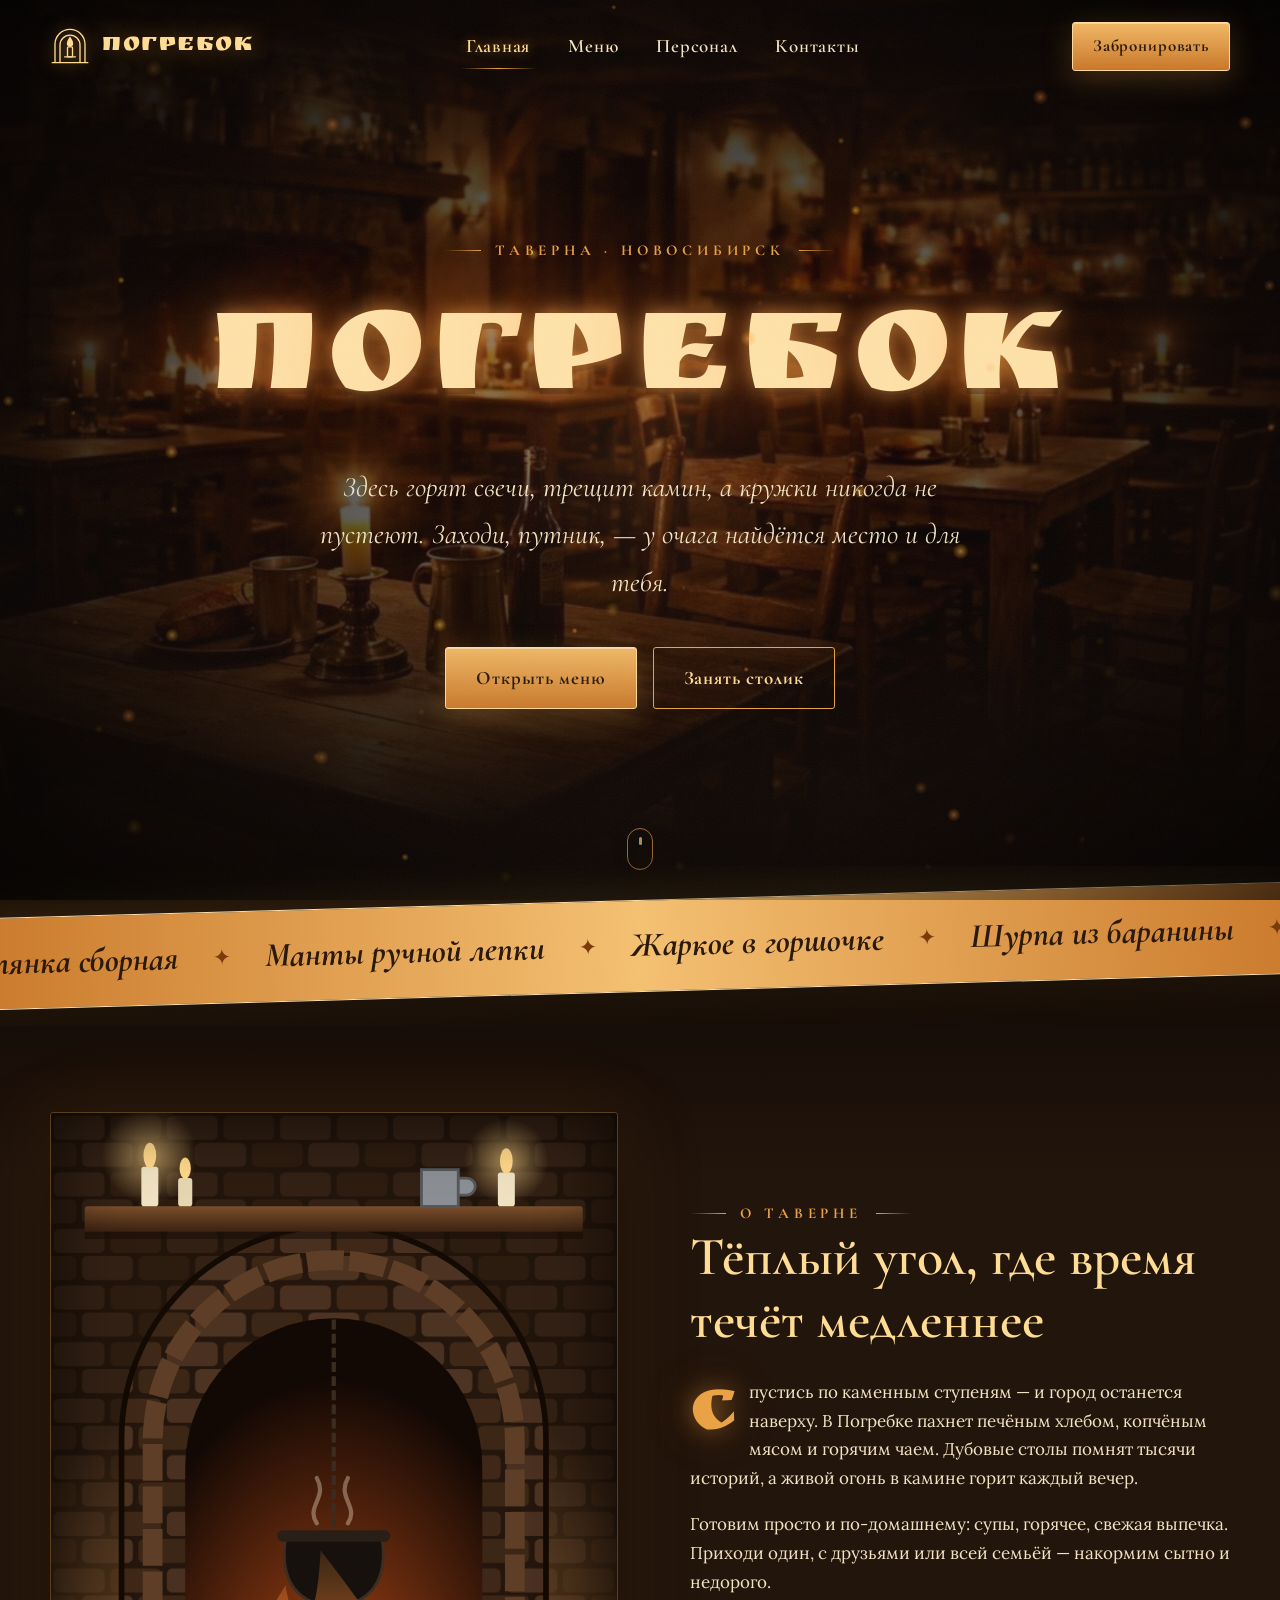
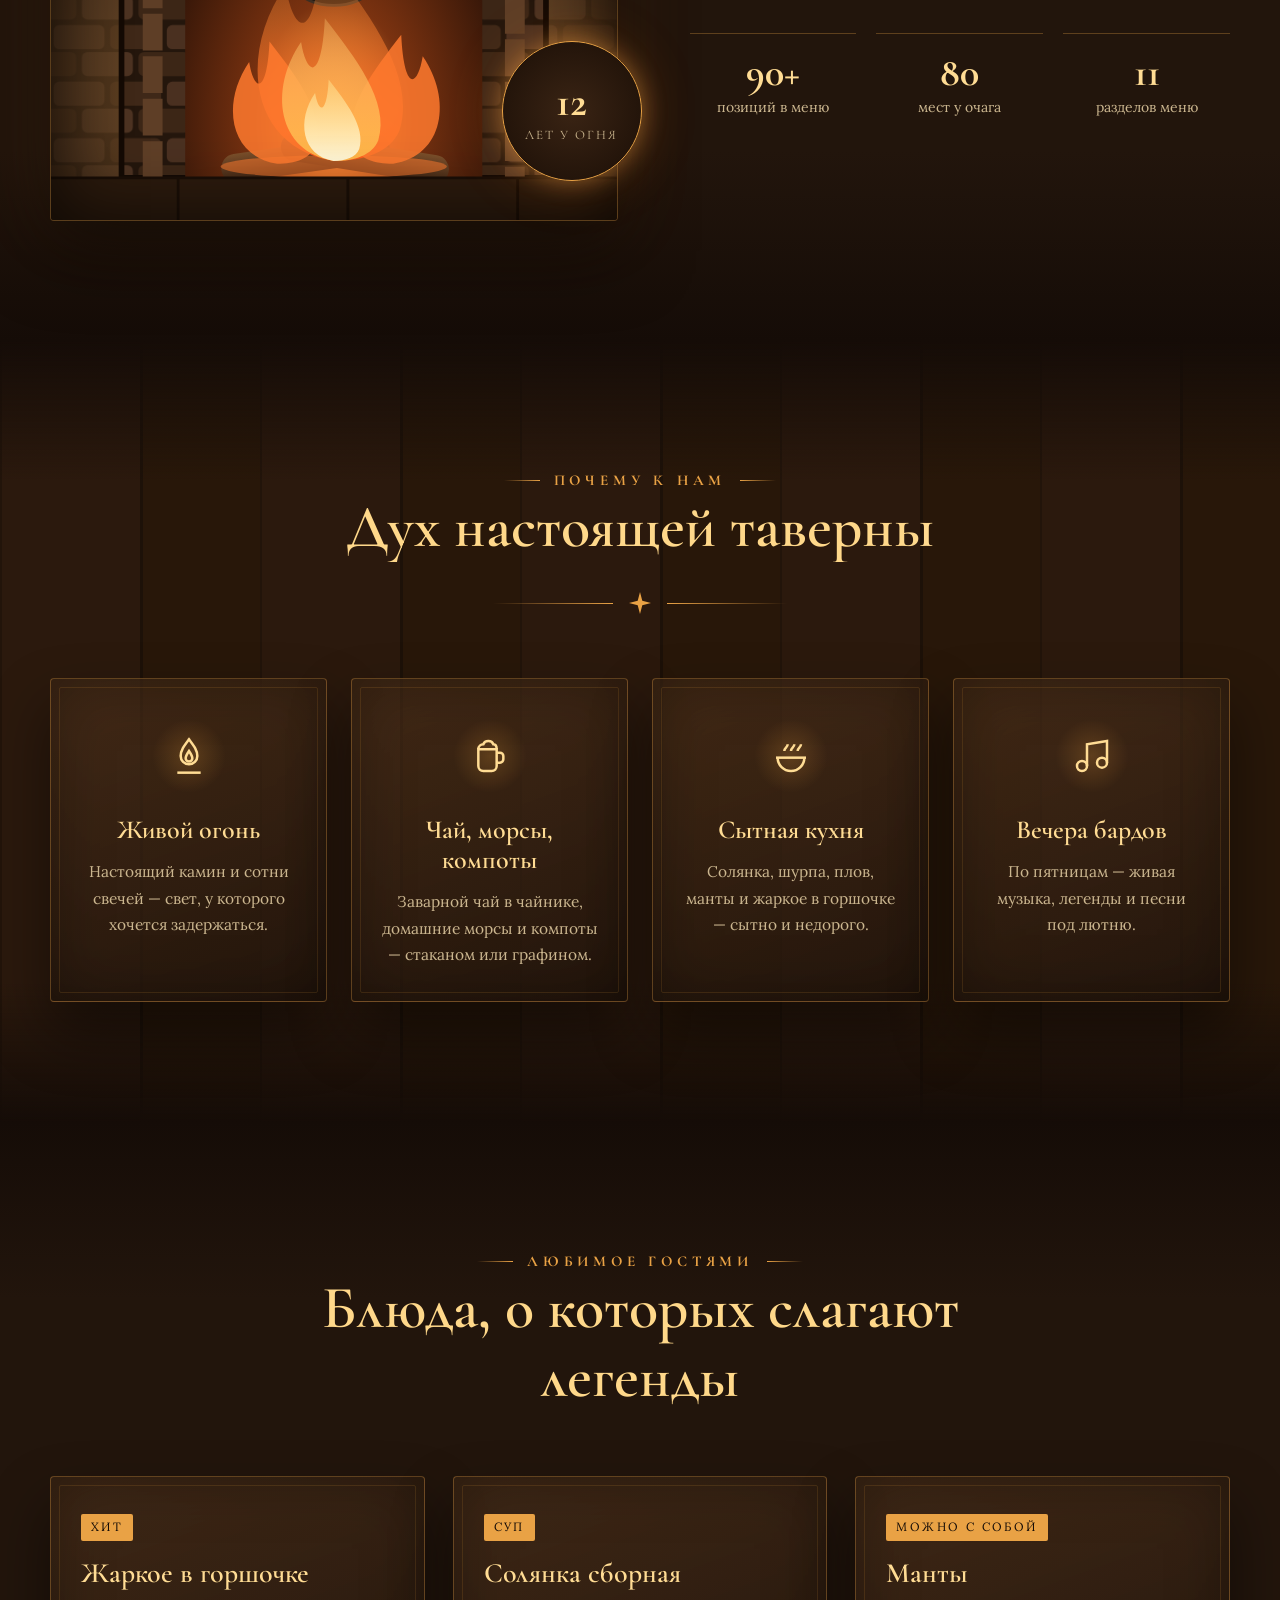
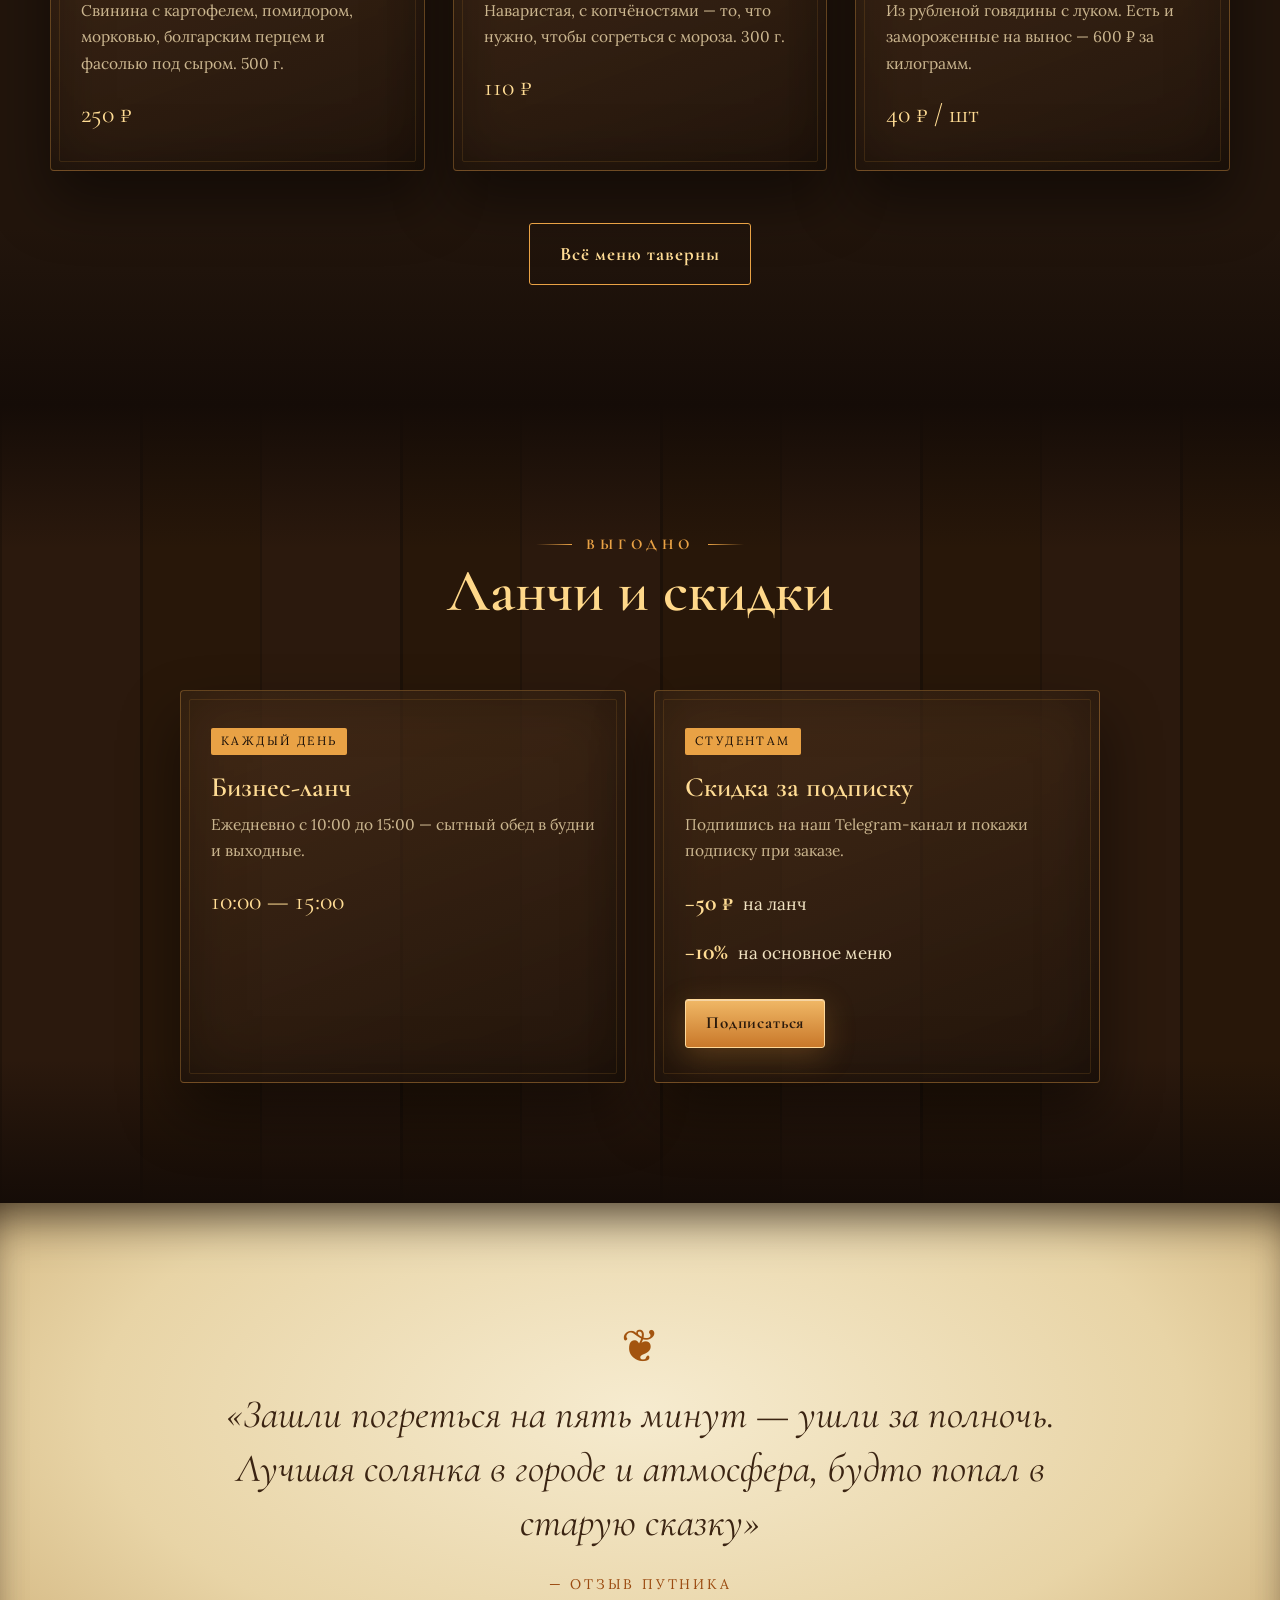
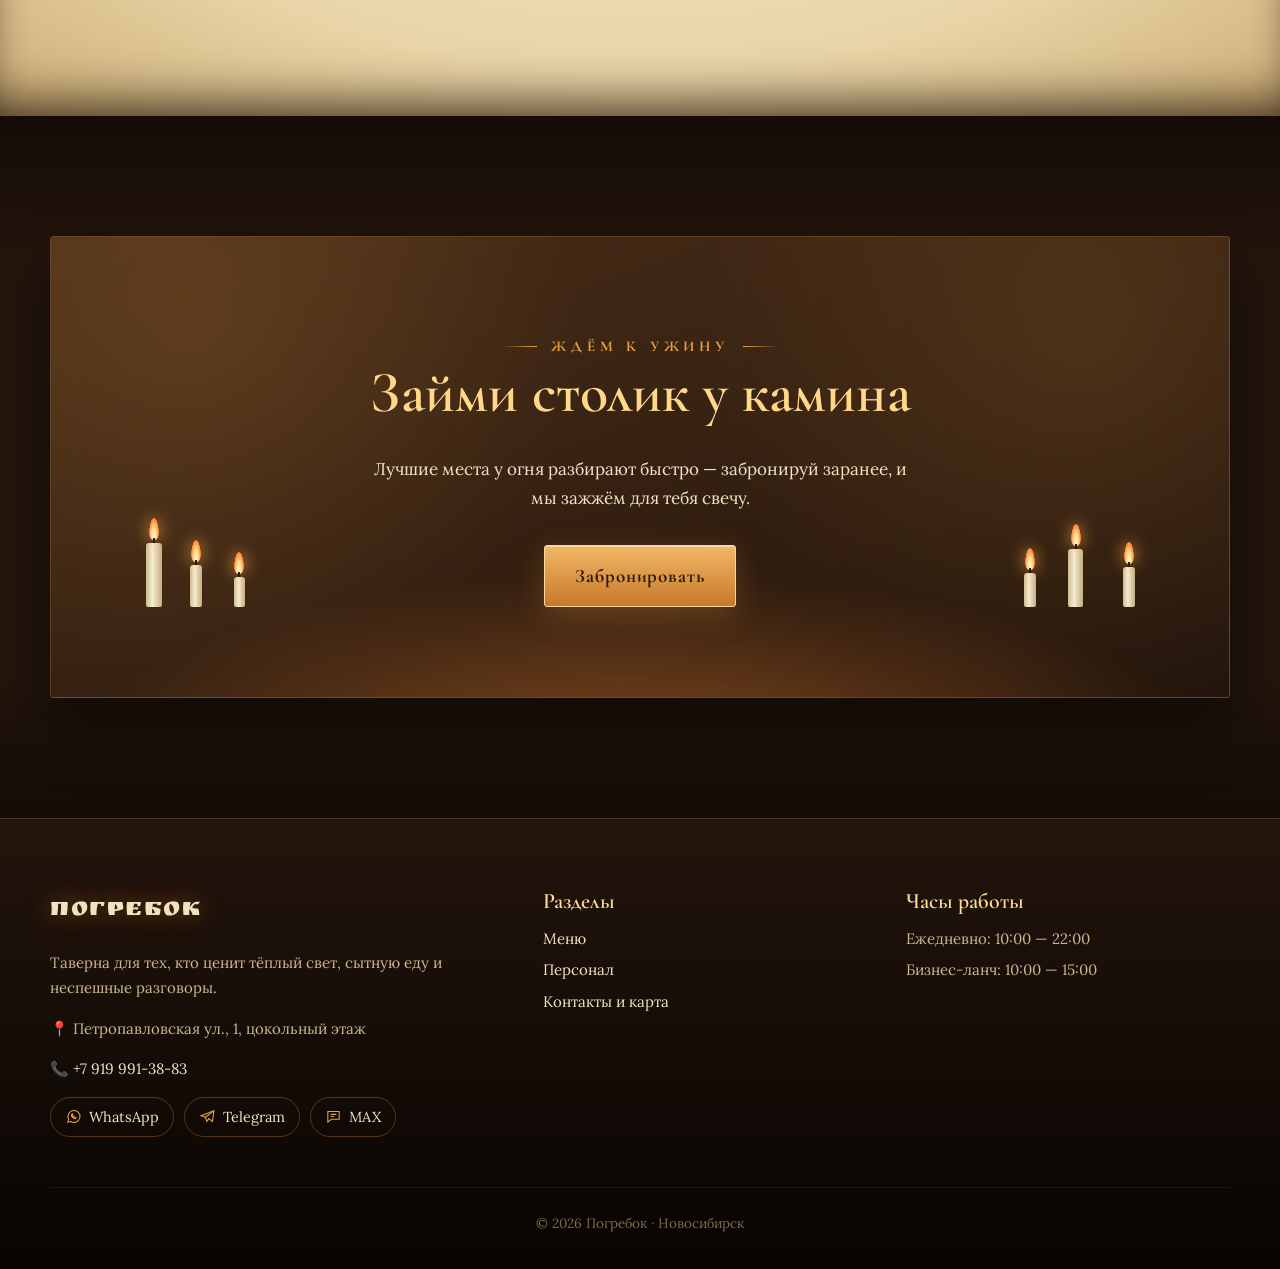
<file: index.html>
<!doctype html>
<html lang="ru">
<head>
  <meta charset="utf-8">
  <meta name="viewport" content="width=device-width, initial-scale=1">
  <title>Погребок — таверна в Новосибирске</title>
  <meta name="description" content="Погребок — кафе в духе старинной таверны: живой огонь, свечи, сытная кухня и тёплые вечера в Новосибирске.">
  <link rel="preconnect" href="https://fonts.googleapis.com">
  <link rel="preconnect" href="https://fonts.gstatic.com" crossorigin>
  <link href="https://fonts.googleapis.com/css2?family=Cormorant+Garamond:ital,wght@0,500;0,600;0,700;1,500&family=Lora:ital,wght@0,400;0,500;1,400&family=Ruslan+Display&display=swap" rel="stylesheet">
  <link rel="stylesheet" href="css/style.css">
</head>
<body>
  <div class="curtain"><div class="flame"></div></div>
  <div class="lantern"></div>
  <canvas id="embers"></canvas>

  <header class="header">
    <div class="container">
      <a href="index.html" class="logo" aria-label="Погребок — на главную">
        <svg viewBox="0 0 48 48" fill="none" stroke="currentColor" stroke-width="1.6"><path d="M6 44V22a18 18 0 0 1 36 0v22"/><path d="M12 44V23a12 12 0 0 1 24 0v21"/><path d="M24 14c-2 3-3 5-3 7a3 3 0 0 0 6 0c0-2-1-4-3-7z" fill="currentColor"/><rect x="21" y="25" width="6" height="12" rx="1"/><path d="M17 37h14M2 44h44"/></svg>
        <span>Погребок</span>
      </a>
      <nav class="nav">
        <a href="index.html" class="active">Главная</a>
        <a href="menu.html">Меню</a>
        <a href="staff.html">Персонал</a>
        <a href="contacts.html">Контакты</a>
      </nav>
      <a href="contacts.html#bron" class="btn btn-small btn-header">Забронировать</a>
      <button class="burger" aria-label="Открыть меню" aria-expanded="false"><span></span><span></span><span></span></button>
    </div>
  </header>

  <section class="hero">
    <div class="hero-bg"></div>
    <div class="hero-inner container">
      <div class="eyebrow reveal">Таверна · Новосибирск</div>
      <h1 data-split>Погребок</h1>
      <p class="lead reveal" style="--d:.9s">Здесь горят свечи, трещит камин, а кружки никогда не пустеют. Заходи, путник, — у очага найдётся место и для тебя.</p>
      <div class="hero-actions reveal" style="--d:1.1s">
        <a href="menu.html" class="btn">Открыть меню</a>
        <a href="contacts.html#bron" class="btn btn-ghost">Занять столик</a>
      </div>
    </div>
    <div class="scroll-hint"></div>
  </section>

  <div class="marquee-wrap" aria-hidden="true">
    <div class="marquee">
      <div class="marquee-track">
        <span>Солянка сборная</span><i>✦</i><span>Манты ручной лепки</span><i>✦</i><span>Жаркое в горшочке</span><i>✦</i><span>Шурпа из баранины</span><i>✦</i><span>Плов</span><i>✦</i><span>Самса и беляши</span><i>✦</i>
      </div>
    </div>
  </div>

  <section class="section section-dark">
    <div class="container about">
      <div class="about-visual reveal from-left">
        <div class="about-art">
          <svg viewBox="0 0 400 500" preserveAspectRatio="xMidYMid slice" aria-hidden="true">
            <defs>
              <pattern id="stones" width="80" height="40" patternUnits="userSpaceOnUse">
                <rect width="80" height="40" fill="#24160c"/>
                <rect x="2" y="2" width="36" height="17" rx="4" fill="#4a3020"/>
                <rect x="42" y="2" width="36" height="17" rx="4" fill="#3f2818"/>
                <rect x="-18" y="21" width="36" height="17" rx="4" fill="#3c2616"/>
                <rect x="22" y="21" width="36" height="17" rx="4" fill="#4d3322"/>
                <rect x="62" y="21" width="36" height="17" rx="4" fill="#3c2616"/>
              </pattern>
              <radialGradient id="hearth" cx="50%" cy="88%" r="75%"><stop offset="0" stop-color="#ff9a3c"/><stop offset=".35" stop-color="#7a3210"/><stop offset="1" stop-color="#120804"/></radialGradient>
              <radialGradient id="roomGlow" cx="50%" cy="50%" r="50%"><stop offset="0" stop-color="#ffb259" stop-opacity=".5"/><stop offset="1" stop-color="#ffb259" stop-opacity="0"/></radialGradient>
              <radialGradient id="candleGlow" cx="50%" cy="50%" r="50%"><stop offset="0" stop-color="#ffd88a" stop-opacity=".6"/><stop offset="1" stop-color="#ffd88a" stop-opacity="0"/></radialGradient>
              <linearGradient id="fOuter" x1="0" y1="1" x2="0" y2="0"><stop offset="0" stop-color="#ff5a1a"/><stop offset="1" stop-color="#ff9a3c" stop-opacity=".15"/></linearGradient>
              <linearGradient id="fMid" x1="0" y1="1" x2="0" y2="0"><stop offset="0" stop-color="#ffb547"/><stop offset="1" stop-color="#ffd27a" stop-opacity=".3"/></linearGradient>
              <linearGradient id="fCore" x1="0" y1="1" x2="0" y2="0"><stop offset="0" stop-color="#fff6d6"/><stop offset="1" stop-color="#ffe08a" stop-opacity=".5"/></linearGradient>
              <linearGradient id="wood" x1="0" y1="0" x2="0" y2="1"><stop offset="0" stop-color="#7a4e2a"/><stop offset="1" stop-color="#3a2212"/></linearGradient>
              <path id="flame" d="M0 0 C-38 -6 -44 -48 -22 -80 C-18 -56 -8 -54 -6 -96 C14 -70 38 -40 30 -14 C26 -4 14 0 0 0Z"/>
            </defs>
            <rect width="400" height="500" fill="#1e120a"/>
            <rect width="400" height="500" fill="url(#stones)" opacity=".45"/>
            <ellipse class="fp-glow" cx="200" cy="400" rx="260" ry="220" fill="url(#roomGlow)"/>
            <!-- арка камина -->
            <path d="M50 470 V230 A150 150 0 0 1 350 230 V470 Z" fill="url(#stones)" stroke="#140a04" stroke-width="4"/>
            <path d="M72 470 V232 A128 128 0 0 1 328 232 V470" fill="none" stroke="#5e3e26" stroke-width="14" stroke-dasharray="26 4"/>
            <path d="M95 470 V250 A105 105 0 0 1 305 250 V470 Z" fill="url(#hearth)"/>
            <!-- полка -->
            <rect x="24" y="66" width="352" height="18" rx="2" fill="url(#wood)"/>
            <rect x="24" y="84" width="352" height="5" fill="#1a0e06" opacity=".6"/>
            <!-- свечи на полке -->
            <circle cx="70" cy="30" r="34" fill="url(#candleGlow)" class="fp-glow"/>
            <rect x="64" y="38" width="12" height="28" rx="2" fill="#efe2c2"/>
            <ellipse class="fp-cflame" cx="70" cy="30" rx="4.5" ry="9" fill="#ffd88a"/>
            <rect x="90" y="46" width="10" height="20" rx="2" fill="#e6d6b0"/>
            <ellipse class="fp-cflame d2" cx="95" cy="39" rx="4" ry="7.5" fill="#ffd88a"/>
            <circle cx="322" cy="34" r="30" fill="url(#candleGlow)" class="fp-glow"/>
            <rect x="316" y="42" width="12" height="24" rx="2" fill="#efe2c2"/>
            <ellipse class="fp-cflame d3" cx="322" cy="34" rx="4.5" ry="9" fill="#ffd88a"/>
            <path d="M262 66 v-26 h26 v26 z M288 46 h6 a6 6 0 0 1 0 12 h-6" fill="#8b8f93" stroke="#55585b" stroke-width="2"/>
            <!-- котелок -->
            <g class="fp-pot">
              <line x1="200" y1="146" x2="200" y2="298" stroke="#3b2c20" stroke-width="3" stroke-dasharray="7 3"/>
              <path d="M166 300 h68 c5 32 -10 48 -34 48 c-24 0 -39 -16 -34 -48z" fill="#17110d" stroke="#3d2e22" stroke-width="2"/>
              <rect x="160" y="295" width="80" height="8" rx="4" fill="#2a1f17"/>
              <path class="fp-steam" d="M188 290 c-8 -12 8 -18 0 -32"/>
              <path class="fp-steam s2" d="M210 290 c8 -12 -8 -18 0 -32"/>
            </g>
            <!-- дрова -->
            <rect x="120" y="446" width="120" height="20" rx="10" fill="url(#wood)" transform="rotate(-8 180 456)"/>
            <rect x="162" y="446" width="120" height="20" rx="10" fill="url(#wood)" transform="rotate(9 222 456)"/>
            <ellipse cx="200" cy="462" rx="80" ry="8" fill="#ff7a2e" opacity=".55" class="fp-glow"/>
            <!-- пламя -->
            <g transform="translate(200 458) scale(1.55)"><use href="#flame" class="fp-flame" fill="url(#fOuter)"/></g>
            <g transform="translate(160 460) scale(.9)"><use href="#flame" class="fp-flame f2" fill="#ff7a2e" opacity=".85"/></g>
            <g transform="translate(242 460) scale(-.95 .95)"><use href="#flame" class="fp-flame f3" fill="#ff7a2e" opacity=".85"/></g>
            <g transform="translate(200 458) scale(1.05)"><use href="#flame" class="fp-flame f4" fill="url(#fMid)"/></g>
            <g transform="translate(200 458) scale(.6)"><use href="#flame" class="fp-flame f2" fill="url(#fCore)"/></g>
            <!-- пол -->
            <rect y="470" width="400" height="30" fill="#2b1a0d"/>
            <path d="M0 470 H400 M90 470 V500 M210 470 V500 M330 470 V500" stroke="#1a0e06" stroke-width="2"/>
          </svg>
        </div>
        <div class="about-badge"><div><b data-count="12">0</b><small>лет у&nbsp;огня</small></div></div>
      </div>
      <div class="about-text reveal from-right">
        <div class="eyebrow">О таверне</div>
        <h2>Тёплый угол, где время течёт медленнее</h2>
        <p class="dropcap">Спустись по каменным ступеням — и город останется наверху. В Погребке пахнет печёным хлебом, копчёным мясом и горячим чаем. Дубовые столы помнят тысячи историй, а живой огонь в камине горит каждый вечер.</p>
        <p>Готовим просто и по-домашнему: супы, горячее, свежая выпечка. Приходи один, с друзьями или всей семьёй — накормим сытно и недорого.</p>
        <div class="stats">
          <div class="stat"><b data-count="90" data-suffix="+">0</b><span>позиций в меню</span></div>
          <div class="stat"><b data-count="80">0</b><span>мест у очага</span></div>
          <div class="stat"><b data-count="11">0</b><span>разделов меню</span></div>
        </div>
      </div>
    </div>
  </section>

  <section class="section section-wood">
    <div class="container">
      <div class="section-head reveal">
        <div class="eyebrow">Почему к нам</div>
        <h2>Дух настоящей таверны</h2>
        <div class="divider"><svg viewBox="0 0 24 24" fill="currentColor"><path d="M12 0l2.5 9.5L24 12l-9.5 2.5L12 24l-2.5-9.5L0 12l9.5-2.5z"/></svg></div>
      </div>
      <div class="features">
        <div class="feature frame reveal" style="--d:0s">
          <div class="icon"><svg viewBox="0 0 24 24" fill="none" stroke="currentColor" stroke-width="1.5"><path d="M12 2c-3 4-5 6.5-5 10a5 5 0 0 0 10 0c0-3.5-2-6-5-10z"/><path d="M12 9c-1.2 1.8-2 3-2 4.3a2 2 0 0 0 4 0c0-1.3-.8-2.5-2-4.3z"/><path d="M5 22h14"/></svg></div>
          <h3>Живой огонь</h3>
          <p>Настоящий камин и сотни свечей — свет, у которого хочется задержаться.</p>
        </div>
        <div class="feature frame reveal" style="--d:.12s">
          <div class="icon"><svg viewBox="0 0 24 24" fill="none" stroke="currentColor" stroke-width="1.5"><path d="M5 8h11v10a3 3 0 0 1-3 3H8a3 3 0 0 1-3-3z"/><path d="M16 10h2a2 2 0 0 1 2 2v2a2 2 0 0 1-2 2h-2"/><path d="M5 8c0-2 1.5-3 3-3 .5-1.5 2-2 3-2s2.5.5 3 2c1.5 0 2 1 2 3"/></svg></div>
          <h3>Чай, морсы, компоты</h3>
          <p>Заварной чай в чайнике, домашние морсы и компоты — стаканом или графином.</p>
        </div>
        <div class="feature frame reveal" style="--d:.24s">
          <div class="icon"><svg viewBox="0 0 24 24" fill="none" stroke="currentColor" stroke-width="1.5"><path d="M3 13h18"/><path d="M4 13a8 8 0 0 0 16 0"/><path d="M8 9c0-2 2-2 2-4M12 9c0-2 2-2 2-4M16 9c0-2 2-2 2-4"/></svg></div>
          <h3>Сытная кухня</h3>
          <p>Солянка, шурпа, плов, манты и жаркое в горшочке — сытно и недорого.</p>
        </div>
        <div class="feature frame reveal" style="--d:.36s">
          <div class="icon"><svg viewBox="0 0 24 24" fill="none" stroke="currentColor" stroke-width="1.5"><path d="M9 18V5l12-2v13"/><circle cx="6" cy="18" r="3"/><circle cx="18" cy="16" r="3"/></svg></div>
          <h3>Вечера бардов</h3>
          <p>По пятницам — живая музыка, легенды и песни под лютню.</p>
        </div>
      </div>
    </div>
  </section>

  <section class="section section-dark">
    <div class="container">
      <div class="section-head reveal">
        <div class="eyebrow">Любимое гостями</div>
        <h2>Блюда, о которых слагают легенды</h2>
      </div>
      <div class="dishes">
        <article class="dish-card frame reveal" style="--d:0s">
          <span class="tag">Хит</span>
          <h3>Жаркое в горшочке</h3>
          <p>Свинина с картофелем, помидором, морковью, болгарским перцем и фасолью под сыром. 500 г.</p>
          <div class="price">250 ₽</div>
        </article>
        <article class="dish-card frame reveal" style="--d:.12s">
          <span class="tag">Суп</span>
          <h3>Солянка сборная</h3>
          <p>Наваристая, с копчёностями — то, что нужно, чтобы согреться с мороза. 300 г.</p>
          <div class="price">110 ₽</div>
        </article>
        <article class="dish-card frame reveal" style="--d:.24s">
          <span class="tag">Можно с собой</span>
          <h3>Манты</h3>
          <p>Из рубленой говядины с луком. Есть и замороженные на вынос — 600 ₽ за килограмм.</p>
          <div class="price">40 ₽ / шт</div>
        </article>
      </div>
      <div style="text-align:center;margin-top:52px" class="reveal"><a href="menu.html" class="btn btn-ghost">Всё меню таверны</a></div>
    </div>
  </section>

  <section class="section section-wood" id="akcii">
    <div class="container">
      <div class="section-head reveal">
        <div class="eyebrow">Выгодно</div>
        <h2>Ланчи и скидки</h2>
      </div>
      <div class="promos">
        <article class="dish-card frame reveal" style="--d:0s">
          <span class="tag">Каждый день</span>
          <h3>Бизнес-ланч</h3>
          <p>Ежедневно с 10:00 до 15:00 — сытный обед в будни и выходные.</p>
          <div class="price">10:00 — 15:00</div>
        </article>
        <article class="dish-card frame reveal" style="--d:.12s">
          <span class="tag">Студентам</span>
          <h3>Скидка за подписку</h3>
          <p>Подпишись на наш Telegram-канал и покажи подписку при заказе.</p>
          <ul class="promo-list"><li><b>−50 ₽</b> на ланч</li><li><b>−10%</b> на основное меню</li></ul>
          <a href="https://t.me/pogrebok_nsk" target="_blank" rel="noopener" class="btn btn-small">Подписаться</a>
        </article>
      </div>
    </div>
  </section>

  <section class="section section-paper">
    <div class="container quote reveal zoom">
      <blockquote>«Зашли погреться на пять минут — ушли за полночь. Лучшая солянка в городе и атмосфера, будто попал в старую сказку»</blockquote>
      <cite>— Отзыв путника</cite>
    </div>
  </section>

  <section class="section section-dark">
    <div class="container">
      <div class="cta frame reveal zoom">
        <div class="cta-bg"></div>
        <div class="eyebrow">Ждём к ужину</div>
        <h2>Займи столик у камина</h2>
        <p>Лучшие места у огня разбирают быстро — забронируй заранее, и мы зажжём для тебя свечу.</p>
        <a href="contacts.html#bron" class="btn">Забронировать</a>
      </div>
    </div>
  </section>

  <footer class="footer">
    <div class="container">
      <div class="footer-grid">
        <div>
          <a href="index.html" class="logo"><span>Погребок</span></a>
          <p style="margin-top:16px">Таверна для тех, кто ценит тёплый свет, сытную еду и неспешные разговоры.</p>
          <p>📍 Петропавловская ул., 1, цокольный этаж</p>
          <p>📞 <a href="tel:+79199913883">+7 919 991-38-83</a></p>
          <div class="socials">
            <a href="https://wa.me/79199913883" target="_blank" rel="noopener"><svg viewBox="0 0 24 24" fill="none" stroke="currentColor" stroke-width="1.5"><path d="M4 20l1.3-3.9A8.5 8.5 0 1 1 8 19z"/><path d="M9 9.5c0 3 2.5 5.5 5.5 5.5l1-1.5-2-1-1 .8a4 4 0 0 1-2-2l.8-1-1-2z"/></svg>WhatsApp</a>
            <a href="https://t.me/pogrebok_nsk" target="_blank" rel="noopener"><svg viewBox="0 0 24 24" fill="none" stroke="currentColor" stroke-width="1.5"><path d="M21 4L3 11l6 2 2 6 3-4 5 4z"/><path d="M9 13l12-9"/></svg>Telegram</a>
            <a href="https://max.ru/channel_pogrebok54" target="_blank" rel="noopener"><svg viewBox="0 0 24 24" fill="none" stroke="currentColor" stroke-width="1.5"><path d="M4 5h16v11H9l-5 4z"/><path d="M8 9h8M8 12h5"/></svg>MAX</a>
          </div>
        </div>
        <div>
          <h4>Разделы</h4>
          <ul><li><a href="menu.html">Меню</a></li><li><a href="staff.html">Персонал</a></li><li><a href="contacts.html">Контакты и карта</a></li></ul>
        </div>
        <div>
          <h4>Часы работы</h4>
          <ul><li>Ежедневно: 10:00 — 22:00</li><li>Бизнес-ланч: 10:00 — 15:00</li></ul>
        </div>
      </div>
      <div class="copy">© 2026 Погребок · Новосибирск</div>
    </div>
  </footer>

  <script src="js/main.js"></script>
</body>
</html>
</file>
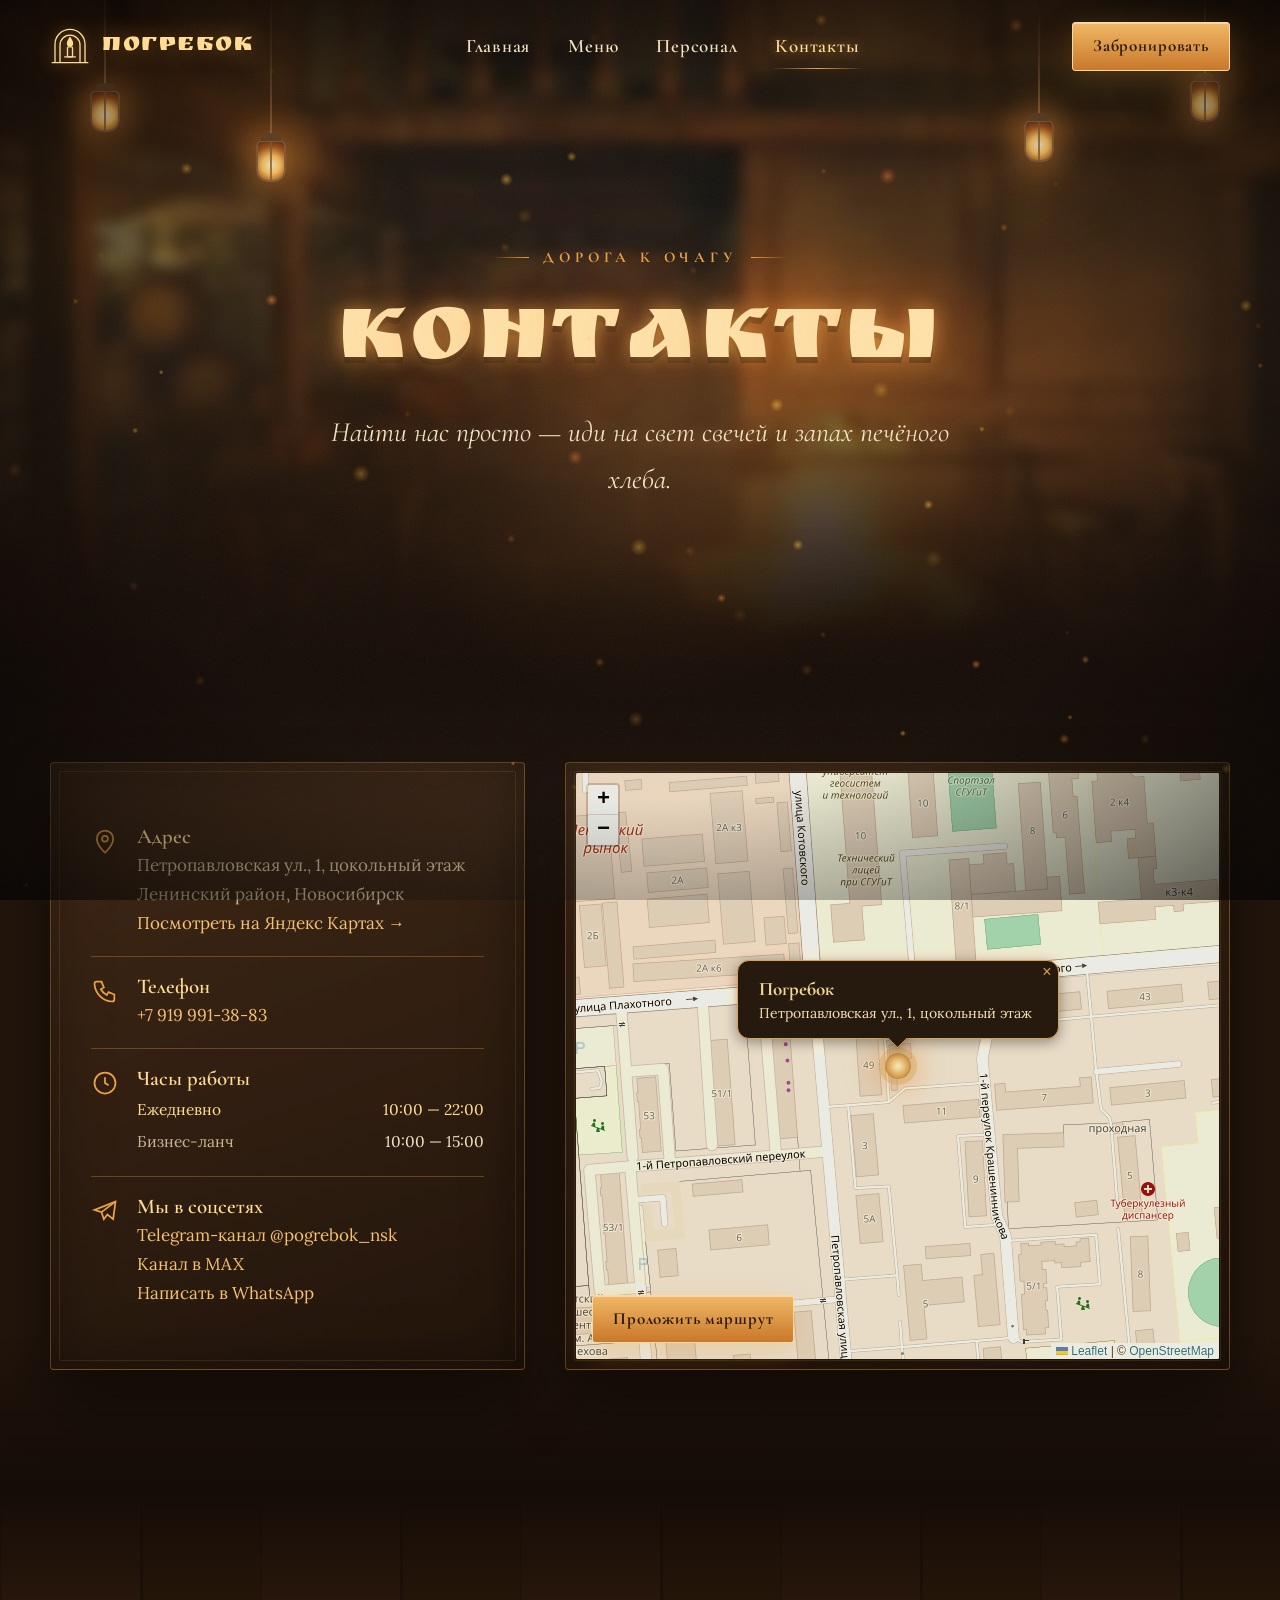
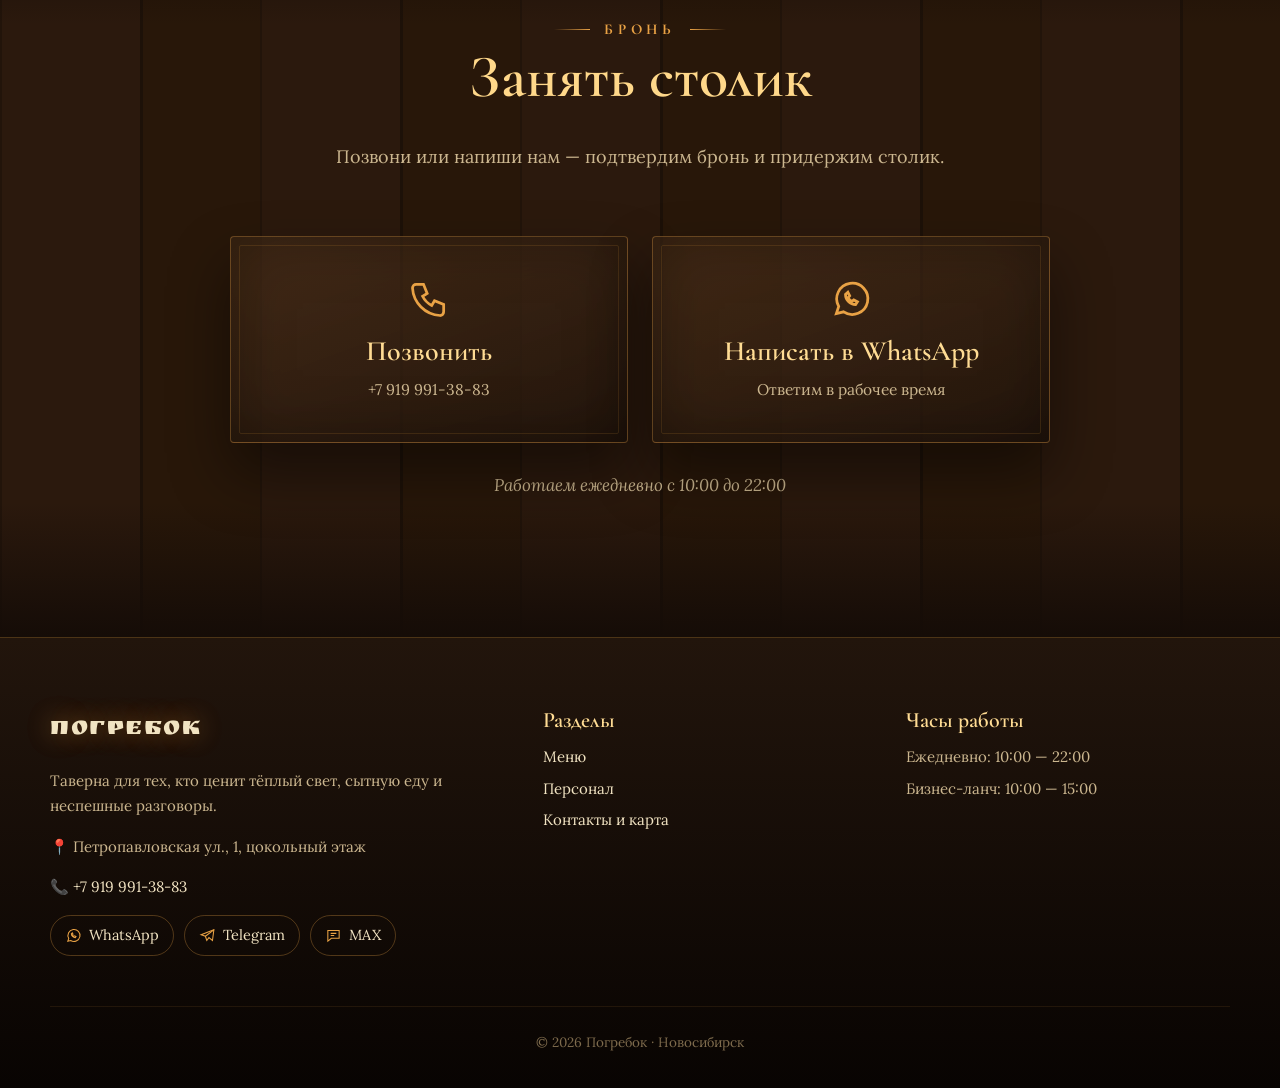
<file: contacts.html>
<!doctype html>
<html lang="ru">
<head>
  <meta charset="utf-8">
  <meta name="viewport" content="width=device-width, initial-scale=1">
  <title>Контакты — Погребок</title>
  <meta name="description" content="Как найти таверну Погребок в Новосибирске: адрес, телефон, WhatsApp, Telegram, часы работы и бронирование столика.">
  <link rel="preconnect" href="https://fonts.googleapis.com">
  <link rel="preconnect" href="https://fonts.gstatic.com" crossorigin>
  <link href="https://fonts.googleapis.com/css2?family=Cormorant+Garamond:ital,wght@0,500;0,600;0,700;1,500&family=Lora:ital,wght@0,400;0,500;1,400&family=Ruslan+Display&display=swap" rel="stylesheet">
  <link rel="stylesheet" href="css/style.css">
</head>
<body>
  <div class="curtain"><div class="flame"></div></div>
  <div class="lantern"></div>
  <canvas id="embers"></canvas>

  <header class="header">
    <div class="container">
      <a href="index.html" class="logo" aria-label="Погребок — на главную">
        <svg viewBox="0 0 48 48" fill="none" stroke="currentColor" stroke-width="1.6"><path d="M6 44V22a18 18 0 0 1 36 0v22"/><path d="M12 44V23a12 12 0 0 1 24 0v21"/><path d="M24 14c-2 3-3 5-3 7a3 3 0 0 0 6 0c0-2-1-4-3-7z" fill="currentColor"/><rect x="21" y="25" width="6" height="12" rx="1"/><path d="M17 37h14M2 44h44"/></svg>
        <span>Погребок</span>
      </a>
      <nav class="nav">
        <a href="index.html">Главная</a>
        <a href="menu.html">Меню</a>
        <a href="staff.html">Персонал</a>
        <a href="contacts.html" class="active">Контакты</a>
      </nav>
      <a href="#bron" class="btn btn-small btn-header">Забронировать</a>
      <button class="burger" aria-label="Открыть меню" aria-expanded="false"><span></span><span></span><span></span></button>
    </div>
  </header>

  <section class="hero page-hero">
    <div class="hero-bg bg-hall"></div>
    <div class="hero-inner container">
      <div class="eyebrow reveal">Дорога к очагу</div>
      <h1 data-split>Контакты</h1>
      <p class="lead reveal" style="--d:.9s">Найти нас просто — иди на свет свечей и запах печёного хлеба.</p>
    </div>
  </section>

  <section class="section section-dark">
    <div class="container contacts">
      <div class="contact-info frame reveal from-left">
        <div class="contact-row">
          <svg viewBox="0 0 24 24" fill="none" stroke="currentColor" stroke-width="1.5"><path d="M12 22s7-6.2 7-12a7 7 0 0 0-14 0c0 5.8 7 12 7 12z"/><circle cx="12" cy="10" r="2.5"/></svg>
          <div><h4>Адрес</h4><p>Петропавловская ул., 1, цокольный этаж<br>Ленинский район, Новосибирск<br><a href="https://yandex.ru/maps/?ll=82.863345,54.985022&z=17&pt=82.863345,54.985022,pm2orgl" data-ya-open target="_blank" rel="noopener">Посмотреть на Яндекс Картах →</a></p></div>
        </div>
        <div class="contact-row">
          <svg viewBox="0 0 24 24" fill="none" stroke="currentColor" stroke-width="1.5"><path d="M5 4h4l2 5-2.5 1.5a11 11 0 0 0 5 5L15 13l5 2v4a2 2 0 0 1-2 2A16 16 0 0 1 3 6a2 2 0 0 1 2-2z"/></svg>
          <div><h4>Телефон</h4><p><a href="tel:+79199913883">+7 919 991-38-83</a></p></div>
        </div>
        <div class="contact-row">
          <svg viewBox="0 0 24 24" fill="none" stroke="currentColor" stroke-width="1.5"><circle cx="12" cy="12" r="9"/><path d="M12 7v5l3 2"/></svg>
          <div style="flex:1"><h4>Часы работы</h4>
            <table class="hours">
              <tr data-day="0,1,2,3,4,5,6"><td>Ежедневно</td><td>10:00 — 22:00</td></tr>
              <tr><td>Бизнес-ланч</td><td>10:00 — 15:00</td></tr>
            </table>
          </div>
        </div>
        <div class="contact-row">
          <svg viewBox="0 0 24 24" fill="none" stroke="currentColor" stroke-width="1.5"><path d="M21 4L3 11l6 2 2 6 3-4 5 4z"/><path d="M9 13l12-9"/></svg>
          <div><h4>Мы в соцсетях</h4><p>
            <a href="https://t.me/pogrebok_nsk" target="_blank" rel="noopener">Telegram-канал @pogrebok_nsk</a><br>
            <a href="https://max.ru/channel_pogrebok54" target="_blank" rel="noopener">Канал в MAX</a><br>
            <a href="https://wa.me/79199913883" target="_blank" rel="noopener">Написать в WhatsApp</a></p></div>
        </div>
      </div>

      <div class="map-wrap frame reveal from-right">
        <div id="map"></div>
        <a href="https://yandex.ru/maps/?rtext=~54.985022,82.863345&rtt=auto" data-ya-route target="_blank" rel="noopener" class="btn btn-small map-link">Проложить маршрут</a>
      </div>
    </div>
  </section>

  <section class="section section-wood" id="bron">
    <div class="container" style="max-width:820px">
      <div class="section-head reveal">
        <div class="eyebrow">Бронь</div>
        <h2>Занять столик</h2>
        <p>Позвони или напиши нам — подтвердим бронь и придержим столик.</p>
      </div>
      <div class="book-options reveal zoom">
        <a href="tel:+79199913883" class="book-option frame">
          <svg viewBox="0 0 24 24" fill="none" stroke="currentColor" stroke-width="1.5"><path d="M5 4h4l2 5-2.5 1.5a11 11 0 0 0 5 5L15 13l5 2v4a2 2 0 0 1-2 2A16 16 0 0 1 3 6a2 2 0 0 1 2-2z"/></svg>
          <h3>Позвонить</h3>
          <span>+7 919 991-38-83</span>
        </a>
        <a href="https://wa.me/79199913883" target="_blank" rel="noopener" class="book-option frame">
          <svg viewBox="0 0 24 24" fill="none" stroke="currentColor" stroke-width="1.5"><path d="M4 20l1.3-3.9A8.5 8.5 0 1 1 8 19z"/><path d="M9 9.5c0 3 2.5 5.5 5.5 5.5l1-1.5-2-1-1 .8a4 4 0 0 1-2-2l.8-1-1-2z"/></svg>
          <h3>Написать в WhatsApp</h3>
          <span>Ответим в рабочее время</span>
        </a>
      </div>
      <p class="book-note reveal">Работаем ежедневно с 10:00 до 22:00</p>
    </div>
  </section>

  <footer class="footer">
    <div class="container">
      <div class="footer-grid">
        <div>
          <a href="index.html" class="logo"><span>Погребок</span></a>
          <p style="margin-top:16px">Таверна для тех, кто ценит тёплый свет, сытную еду и неспешные разговоры.</p>
          <p>📍 Петропавловская ул., 1, цокольный этаж</p>
          <p>📞 <a href="tel:+79199913883">+7 919 991-38-83</a></p>
          <div class="socials">
            <a href="https://wa.me/79199913883" target="_blank" rel="noopener"><svg viewBox="0 0 24 24" fill="none" stroke="currentColor" stroke-width="1.5"><path d="M4 20l1.3-3.9A8.5 8.5 0 1 1 8 19z"/><path d="M9 9.5c0 3 2.5 5.5 5.5 5.5l1-1.5-2-1-1 .8a4 4 0 0 1-2-2l.8-1-1-2z"/></svg>WhatsApp</a>
            <a href="https://t.me/pogrebok_nsk" target="_blank" rel="noopener"><svg viewBox="0 0 24 24" fill="none" stroke="currentColor" stroke-width="1.5"><path d="M21 4L3 11l6 2 2 6 3-4 5 4z"/><path d="M9 13l12-9"/></svg>Telegram</a>
            <a href="https://max.ru/channel_pogrebok54" target="_blank" rel="noopener"><svg viewBox="0 0 24 24" fill="none" stroke="currentColor" stroke-width="1.5"><path d="M4 5h16v11H9l-5 4z"/><path d="M8 9h8M8 12h5"/></svg>MAX</a>
          </div>
        </div>
        <div>
          <h4>Разделы</h4>
          <ul><li><a href="menu.html">Меню</a></li><li><a href="staff.html">Персонал</a></li><li><a href="contacts.html">Контакты и карта</a></li></ul>
        </div>
        <div>
          <h4>Часы работы</h4>
          <ul><li>Ежедневно: 10:00 — 22:00</li><li>Бизнес-ланч: 10:00 — 15:00</li></ul>
        </div>
      </div>
      <div class="copy">© 2026 Погребок · Новосибирск</div>
    </div>
  </footer>

  <script src="js/main.js"></script>
</body>
</html>
</file>
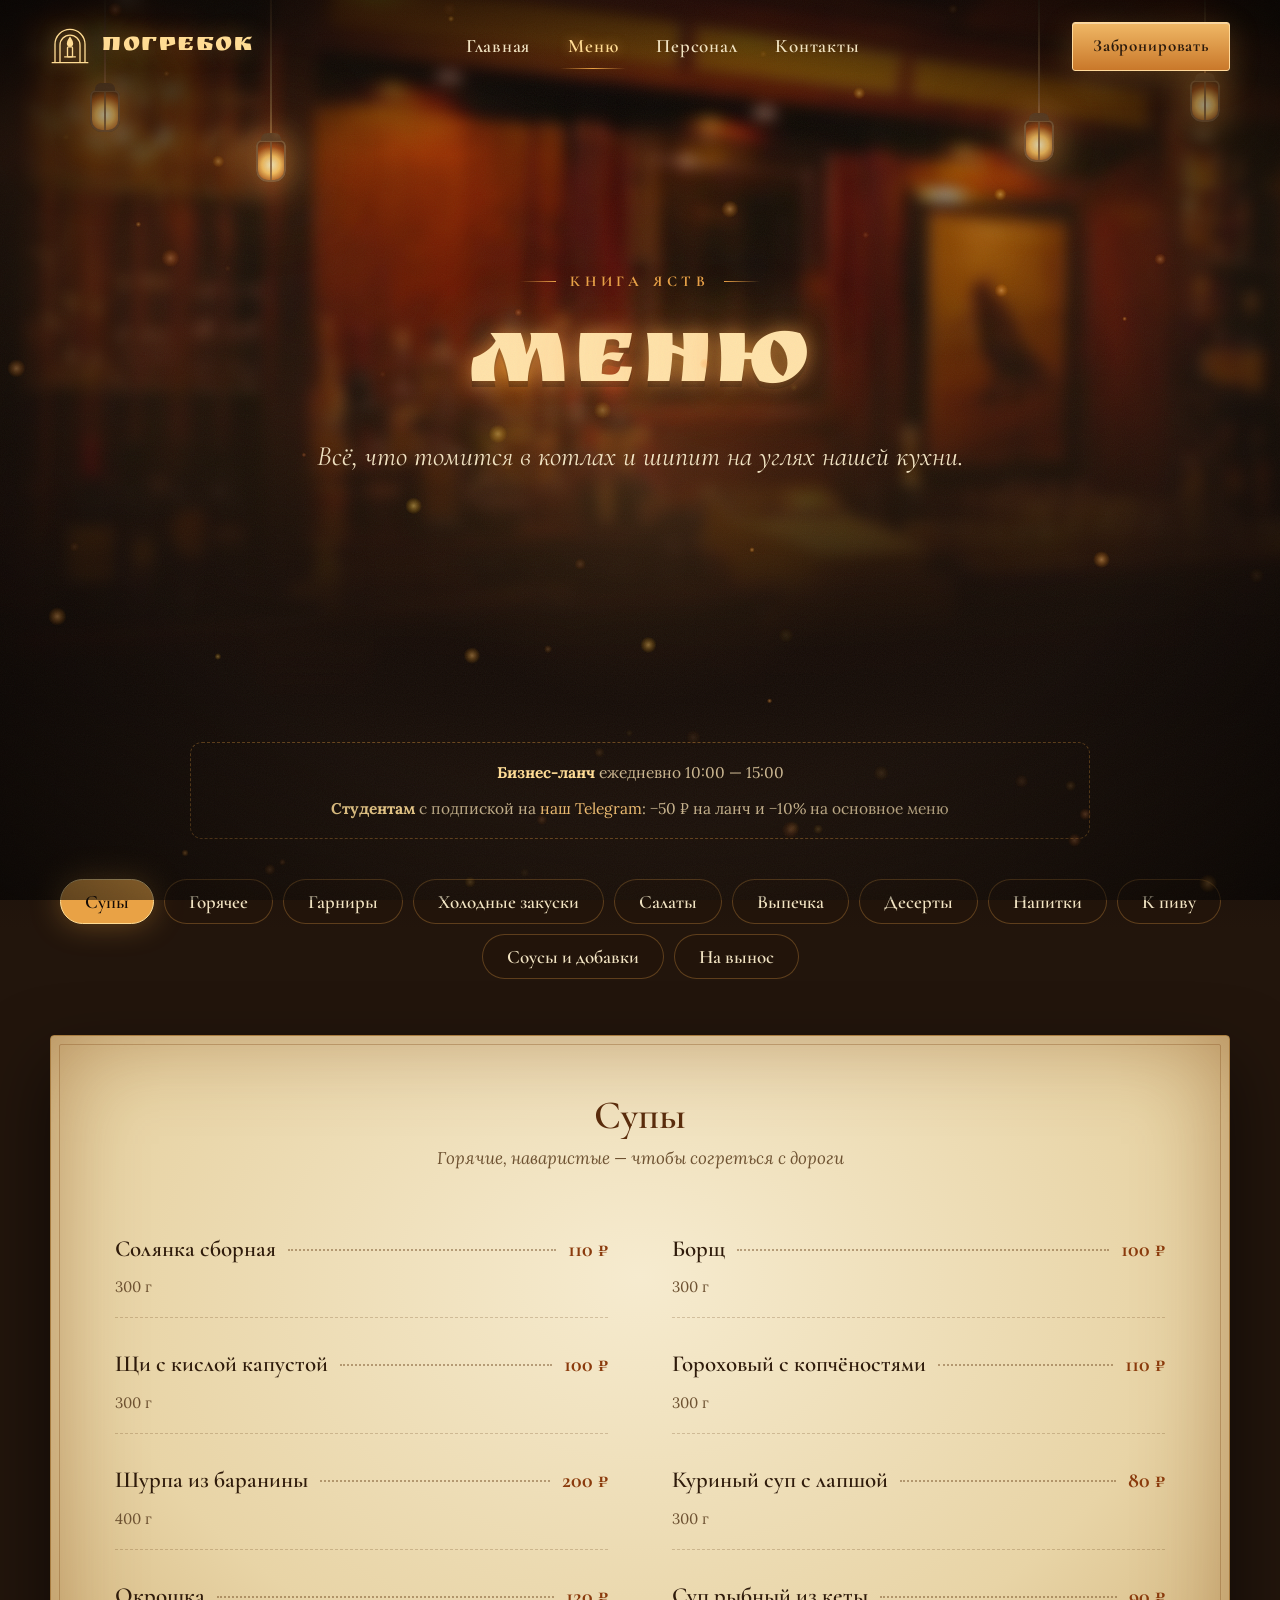
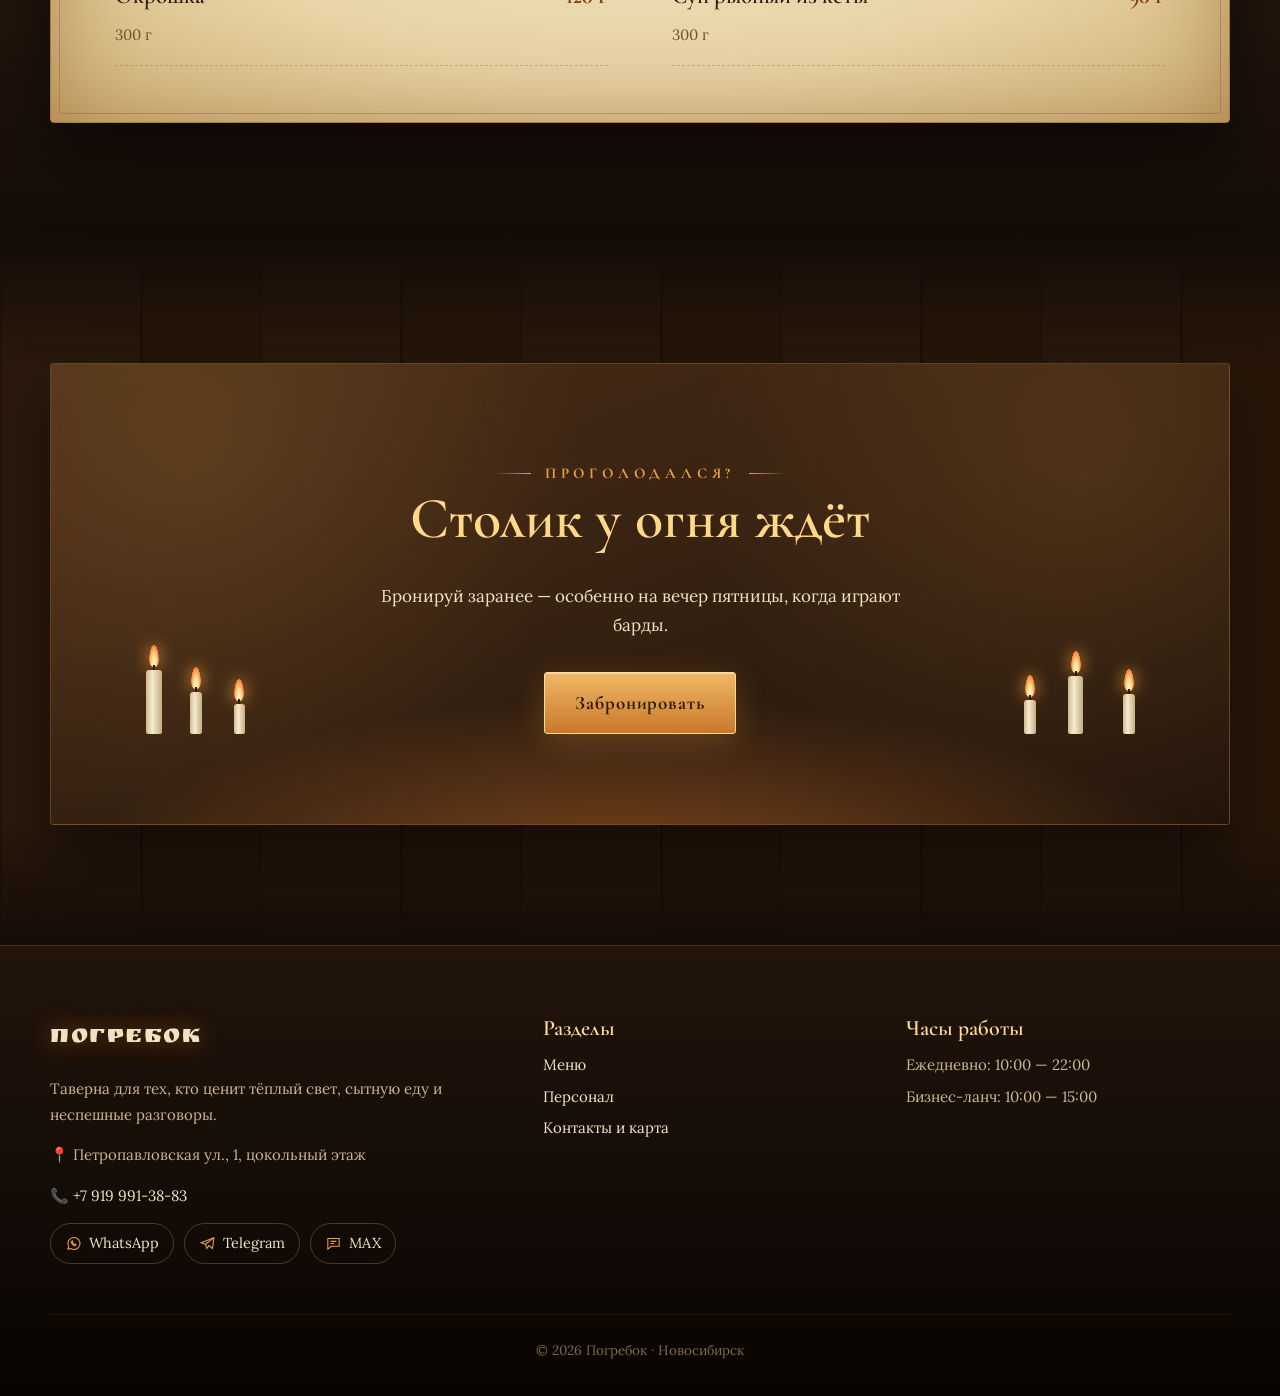
<file: menu.html>
<!doctype html>
<html lang="ru">
<head>
  <meta charset="utf-8">
  <meta name="viewport" content="width=device-width, initial-scale=1">
  <title>Меню — Погребок</title>
  <meta name="description" content="Меню кафе Погребок: супы, горячие блюда, гарниры, закуски, салаты, выпечка, десерты и напитки.">
  <link rel="preconnect" href="https://fonts.googleapis.com">
  <link rel="preconnect" href="https://fonts.gstatic.com" crossorigin>
  <link href="https://fonts.googleapis.com/css2?family=Cormorant+Garamond:ital,wght@0,500;0,600;0,700;1,500&family=Lora:ital,wght@0,400;0,500;1,400&family=Ruslan+Display&display=swap" rel="stylesheet">
  <link rel="stylesheet" href="css/style.css">
</head>
<body>
  <div class="curtain"><div class="flame"></div></div>
  <div class="lantern"></div>
  <canvas id="embers"></canvas>

  <header class="header">
    <div class="container">
      <a href="index.html" class="logo" aria-label="Погребок — на главную">
        <svg viewBox="0 0 48 48" fill="none" stroke="currentColor" stroke-width="1.6"><path d="M6 44V22a18 18 0 0 1 36 0v22"/><path d="M12 44V23a12 12 0 0 1 24 0v21"/><path d="M24 14c-2 3-3 5-3 7a3 3 0 0 0 6 0c0-2-1-4-3-7z" fill="currentColor"/><rect x="21" y="25" width="6" height="12" rx="1"/><path d="M17 37h14M2 44h44"/></svg>
        <span>Погребок</span>
      </a>
      <nav class="nav">
        <a href="index.html">Главная</a>
        <a href="menu.html" class="active">Меню</a>
        <a href="staff.html">Персонал</a>
        <a href="contacts.html">Контакты</a>
      </nav>
      <a href="contacts.html#bron" class="btn btn-small btn-header">Забронировать</a>
      <button class="burger" aria-label="Открыть меню" aria-expanded="false"><span></span><span></span><span></span></button>
    </div>
  </header>

  <section class="hero page-hero">
    <div class="hero-bg bg-bar"></div>
    <div class="hero-inner container">
      <div class="eyebrow reveal">Книга яств</div>
      <h1 data-split>Меню</h1>
      <p class="lead reveal" style="--d:.7s">Всё, что томится в котлах и шипит на углях нашей кухни.</p>
    </div>
  </section>

  <section class="section section-dark">
    <div class="container">
      <div class="promo-strip reveal">
        <span><b>Бизнес-ланч</b> ежедневно 10:00 — 15:00</span>
        <span><b>Студентам</b> с подпиской на <a href="https://t.me/pogrebok_nsk" target="_blank" rel="noopener">наш Telegram</a>: −50 ₽ на ланч и −10% на основное меню</span>
      </div>

      <div class="menu-tabs reveal">
        <button class="menu-tab active" data-target="soups">Супы</button>
        <button class="menu-tab" data-target="hot">Горячее</button>
        <button class="menu-tab" data-target="garnish">Гарниры</button>
        <button class="menu-tab" data-target="cold">Холодные закуски</button>
        <button class="menu-tab" data-target="salads">Салаты</button>
        <button class="menu-tab" data-target="bakery">Выпечка</button>
        <button class="menu-tab" data-target="desserts">Десерты</button>
        <button class="menu-tab" data-target="drinks">Напитки</button>
        <button class="menu-tab" data-target="beer">К пиву</button>
        <button class="menu-tab" data-target="sauces">Соусы и добавки</button>
        <button class="menu-tab" data-target="frozen">На вынос</button>
      </div>

      <div class="menu-board frame reveal zoom">
        <div class="menu-group active" id="soups">
          <h3>Супы</h3>
          <p class="group-note">Горячие, наваристые — чтобы согреться с дороги</p>
          <div class="menu-list">
            <div class="menu-item"><div class="menu-item-top"><h4>Солянка сборная</h4><span class="dots"></span><span class="price">110 ₽</span></div><p>300 г</p></div>
            <div class="menu-item"><div class="menu-item-top"><h4>Борщ</h4><span class="dots"></span><span class="price">100 ₽</span></div><p>300 г</p></div>
            <div class="menu-item"><div class="menu-item-top"><h4>Щи с кислой капустой</h4><span class="dots"></span><span class="price">100 ₽</span></div><p>300 г</p></div>
            <div class="menu-item"><div class="menu-item-top"><h4>Гороховый с копчёностями</h4><span class="dots"></span><span class="price">110 ₽</span></div><p>300 г</p></div>
            <div class="menu-item"><div class="menu-item-top"><h4>Шурпа из баранины</h4><span class="dots"></span><span class="price">200 ₽</span></div><p>400 г</p></div>
            <div class="menu-item"><div class="menu-item-top"><h4>Куриный суп с лапшой</h4><span class="dots"></span><span class="price">80 ₽</span></div><p>300 г</p></div>
            <div class="menu-item"><div class="menu-item-top"><h4>Окрошка</h4><span class="dots"></span><span class="price">120 ₽</span></div><p>300 г</p></div>
            <div class="menu-item"><div class="menu-item-top"><h4>Суп рыбный из кеты</h4><span class="dots"></span><span class="price">90 ₽</span></div><p>300 г</p></div>
          </div>
        </div>

        <div class="menu-group" id="hot">
          <h3>Горячие блюда</h3>
          <p class="group-note">С плиты, из печи и с чугунной сковороды</p>
          <div class="menu-list">
            <div class="menu-item"><div class="menu-item-top"><h4>Манты</h4><span class="dots"></span><span class="price">40 ₽</span></div><p>Из рубленой говядины, лук · 1 шт · 70 г</p></div>
            <div class="menu-item"><div class="menu-item-top"><h4>Пельмени</h4><span class="dots"></span><span class="price">160 ₽</span></div><p>Свинина, говядина, лук · 250 г</p></div>
            <div class="menu-item"><div class="menu-item-top"><h4>Котлета куриная</h4><span class="dots"></span><span class="price">90 ₽</span></div><p>Курица, лук · 1 шт · 110 г</p></div>
            <div class="menu-item"><div class="menu-item-top"><h4>Голубец</h4><span class="dots"></span><span class="price">90 ₽</span></div><p>1 шт · 120 г</p></div>
            <div class="menu-item"><div class="menu-item-top"><h4>Перец фаршированный</h4><span class="dots"></span><span class="price">110 ₽</span></div><p>1 шт · 130 г</p></div>
            <div class="menu-item"><div class="menu-item-top"><h4>Тефтели</h4><span class="dots"></span><span class="price">120 ₽</span></div><p>Свинина, говядина · 2 шт · 140 г</p></div>
            <div class="menu-item"><div class="menu-item-top"><h4>Плов</h4><span class="dots"></span><span class="price">150 ₽</span></div><p>Говядина, рис, морковь, лук, специи · 280 г</p></div>
            <div class="menu-item"><div class="menu-item-top"><h4>Поджарка свиная</h4><span class="dots"></span><span class="price">120 ₽</span></div><p>130 г</p></div>
            <div class="menu-item"><div class="menu-item-top"><h4>Печень по-строгановски</h4><span class="dots"></span><span class="price">130 ₽</span></div><p>130 г</p></div>
            <div class="menu-item"><div class="menu-item-top"><h4>Рулет куриный</h4><span class="dots"></span><span class="price">150 ₽</span></div><p>120 г</p></div>
            <div class="menu-item"><div class="menu-item-top"><h4>Бюрек</h4><span class="dots"></span><span class="price">140 ₽</span></div><p>Куриное бедро с сыром, грибами и майонезом · 120 г</p></div>
            <div class="menu-item"><div class="menu-item-top"><h4>Эскалоп</h4><span class="dots"></span><span class="price">150 ₽</span></div><p>Свиная отбивная с помидором и сыром · 120 г</p></div>
            <div class="menu-item"><div class="menu-item-top"><h4>Антрекот свиной на кости</h4><span class="dots"></span><span class="price">250 ₽</span></div><p>С витаминным салатом · 150 / 30 г</p></div>
            <div class="menu-item"><div class="menu-item-top"><h4>Гуляш из говядины</h4><span class="dots"></span><span class="price">130 ₽</span></div><p>130 г</p></div>
            <div class="menu-item"><div class="menu-item-top"><h4>Горбуша по-московски</h4><span class="dots"></span><span class="price">250 ₽</span></div><p>Горбуша, сыр, майонез, помидор · 180 г</p></div>
            <div class="menu-item"><div class="menu-item-top"><h4>Минтай жареный</h4><span class="dots"></span><span class="price">120 ₽</span></div><p>100 г</p></div>
            <div class="menu-item"><div class="menu-item-top"><h4>Зразы</h4><span class="dots"></span><span class="price">130 ₽</span></div><p>Мясная фаршированная котлета, свинина, говядина · 120 г</p></div>
            <div class="menu-item"><div class="menu-item-top"><h4>Жаркое в горшочке</h4><span class="dots"></span><span class="price">250 ₽</span></div><p>Свинина, картофель, помидор, сыр, морковь, болгарский перец, стручковая фасоль · 500 г</p></div>
          </div>
        </div>

        <div class="menu-group" id="garnish">
          <h3>Гарниры</h3>
          <p class="group-note">К любому горячему</p>
          <div class="menu-list">
            <div class="menu-item"><div class="menu-item-top"><h4>Гречка</h4><span class="dots"></span><span class="price">50 ₽</span></div><p>150 г</p></div>
            <div class="menu-item"><div class="menu-item-top"><h4>Рис</h4><span class="dots"></span><span class="price">50 ₽</span></div><p>150 г</p></div>
            <div class="menu-item"><div class="menu-item-top"><h4>Пюре</h4><span class="dots"></span><span class="price">50 ₽</span></div><p>150 г</p></div>
            <div class="menu-item"><div class="menu-item-top"><h4>Лапша</h4><span class="dots"></span><span class="price">50 ₽</span></div><p>150 г</p></div>
            <div class="menu-item"><div class="menu-item-top"><h4>Картофель отварной</h4><span class="dots"></span><span class="price">50 ₽</span></div><p>150 г</p></div>
            <div class="menu-item"><div class="menu-item-top"><h4>Картофель по-деревенски</h4><span class="dots"></span><span class="price">110 ₽</span></div><p>Со сливочным маслом и чесноком · 150 г</p></div>
            <div class="menu-item"><div class="menu-item-top"><h4>Капуста тушёная</h4><span class="dots"></span><span class="price">70 ₽</span></div><p>150 г</p></div>
            <div class="menu-item"><div class="menu-item-top"><h4>Горошница</h4><span class="dots"></span><span class="price">60 ₽</span></div><p>150 г</p></div>
          </div>
        </div>

        <div class="menu-group" id="cold">
          <h3>Холодные закуски</h3>
          <p class="group-note">К столу и к долгому разговору</p>
          <div class="menu-list">
            <div class="menu-item"><div class="menu-item-top"><h4>Мясное ассорти</h4><span class="dots"></span><span class="price">600 ₽</span></div><p>Язык говяжий, сырокопчёная колбаса, куриный рулет, буженина, горчица · 300 / 20 г</p></div>
            <div class="menu-item"><div class="menu-item-top"><h4>Рулет куриный с сыром и грецким орехом</h4><span class="dots"></span><span class="price">180 ₽</span></div><p>С горчицей · 120 / 20 г</p></div>
            <div class="menu-item"><div class="menu-item-top"><h4>Сельдь с картофелем и луком</h4><span class="dots"></span><span class="price">200 ₽</span></div><p>100 / 100 / 50 г</p></div>
            <div class="menu-item"><div class="menu-item-top"><h4>Оливки / маслины</h4><span class="dots"></span><span class="price">100 ₽</span></div><p>50 г</p></div>
            <div class="menu-item"><div class="menu-item-top"><h4>Лимон</h4><span class="dots"></span><span class="price">60 ₽</span></div><p>50 г</p></div>
            <div class="menu-item"><div class="menu-item-top"><h4>Холодец</h4><span class="dots"></span><span class="price">100 / 150 ₽</span></div><p>Куриный / говяжий · 150 г</p></div>
            <div class="menu-item"><div class="menu-item-top"><h4>Рыбное ассорти «3 кита»</h4><span class="dots"></span><span class="price">1 100 ₽</span></div><p>Лимон, маслины, оливки · 300 г</p></div>
            <div class="menu-item"><div class="menu-item-top"><h4>Сырная тарелка</h4><span class="dots"></span><span class="price">550 ₽</span></div><p>Три вида сыра, виноград, грецкий орех, мёд · 250 / 50 г</p></div>
            <div class="menu-item"><div class="menu-item-top"><h4>Сало</h4><span class="dots"></span><span class="price">уточняйте</span></div><p>Три вида</p></div>
            <div class="menu-item"><div class="menu-item-top"><h4>Овощное ассорти</h4><span class="dots"></span><span class="price">350 ₽</span></div><p>Помидоры, огурцы, редис, болгарский перец, зелень · 350 г</p></div>
          </div>
        </div>

        <div class="menu-group" id="salads">
          <h3>Салаты</h3>
          <p class="group-note">Свежие и сытные, по домашним рецептам</p>
          <div class="menu-list">
            <div class="menu-item"><div class="menu-item-top"><h4>Зимний</h4><span class="dots"></span><span class="price">100 ₽</span></div><p>Колбаса докторская, морковь, картофель, яйца, майонез, свежие огурцы · 150 г</p></div>
            <div class="menu-item"><div class="menu-item-top"><h4>Сельдь под шубой</h4><span class="dots"></span><span class="price">120 ₽</span></div><p>Сельдь, картофель, лук, морковь, свёкла, майонез · 150 г</p></div>
            <div class="menu-item"><div class="menu-item-top"><h4>Витаминный</h4><span class="dots"></span><span class="price">80 ₽</span></div><p>Капуста, перец, морковь, огурец, яблочный уксус, подсолнечное масло · 150 г</p></div>
            <div class="menu-item"><div class="menu-item-top"><h4>Овощной</h4><span class="dots"></span><span class="price">130 ₽</span></div><p>Помидор, огурец, пекинская капуста, перец · 150 г</p></div>
            <div class="menu-item"><div class="menu-item-top"><h4>Министерский</h4><span class="dots"></span><span class="price">150 ₽</span></div><p>Копчёная колбаса, омлетный блин, пассерованный лук, майонез · 150 г</p></div>
            <div class="menu-item"><div class="menu-item-top"><h4>Греческий</h4><span class="dots"></span><span class="price">180 ₽</span></div><p>Помидор, перец, огурец, фетакса, оливки, пекинская капуста · 150 г</p></div>
            <div class="menu-item"><div class="menu-item-top"><h4>Грация</h4><span class="dots"></span><span class="price">130 ₽</span></div><p>Крабовые палочки, кукуруза, яйцо, свежий огурец, яблоко, майонез · 150 г</p></div>
            <div class="menu-item"><div class="menu-item-top"><h4>Пикантный</h4><span class="dots"></span><span class="price">150 ₽</span></div><p>Кальмар, яйца, пассерованный лук, картофель, солёный огурец · 150 г</p></div>
          </div>
        </div>

        <div class="menu-group" id="bakery">
          <h3>Выпечка</h3>
          <p class="group-note">Горячее, пока не остыло</p>
          <div class="menu-list">
            <div class="menu-item"><div class="menu-item-top"><h4>Хлеб</h4><span class="dots"></span><span class="price">5 ₽</span></div><p>Белый / чёрный · 1 шт</p></div>
            <div class="menu-item"><div class="menu-item-top"><h4>Блины</h4><span class="dots"></span><span class="price">50 ₽</span></div><p>2 шт</p></div>
            <div class="menu-item"><div class="menu-item-top"><h4>Самса</h4><span class="dots"></span><span class="price">100 ₽</span></div><p>С курицей · 1 шт</p></div>
            <div class="menu-item"><div class="menu-item-top"><h4>Горячий бутерброд</h4><span class="dots"></span><span class="price">30 ₽</span></div><p>1 шт</p></div>
            <div class="menu-item"><div class="menu-item-top"><h4>Беляш</h4><span class="dots"></span><span class="price">80 ₽</span></div><p>1 шт</p></div>
            <div class="menu-item"><div class="menu-item-top"><h4>Блины фаршированные мясным фаршем</h4><span class="dots"></span><span class="price">60 ₽</span></div><p>1 шт</p></div>
          </div>
        </div>

        <div class="menu-group" id="desserts">
          <h3>Десерты</h3>
          <p class="group-note">Сладкое к чаю</p>
          <div class="menu-list">
            <div class="menu-item"><div class="menu-item-top"><h4>Мороженое с добавками</h4><span class="dots"></span><span class="price">150 ₽</span></div><p>Сироп, грецкий орех, сгущёнка · 120 г</p></div>
            <div class="menu-item"><div class="menu-item-top"><h4>Мороженое</h4><span class="dots"></span><span class="price">90 ₽</span></div><p>В ассортименте</p></div>
            <div class="menu-item"><div class="menu-item-top"><h4>Торт домашний</h4><span class="dots"></span><span class="price">150 ₽</span></div><p>150 г</p></div>
            <div class="menu-item"><div class="menu-item-top"><h4>Блины фаршированные</h4><span class="dots"></span><span class="price">110 ₽</span></div><p>2 шт</p></div>
            <div class="menu-item"><div class="menu-item-top"><h4>Фруктовая тарелка</h4><span class="dots"></span><span class="price">400 ₽</span></div><p>Четыре вида фруктов · 350 г</p></div>
          </div>
        </div>

        <div class="menu-group" id="drinks">
          <h3>Напитки</h3>
          <p class="group-note">Горячие и прохладные</p>
          <div class="menu-list">
            <div class="menu-item"><div class="menu-item-top"><h4>Чай</h4><span class="dots"></span><span class="price">35 ₽</span></div><p>Зелёный / чёрный</p></div>
            <div class="menu-item"><div class="menu-item-top"><h4>Чай заварной</h4><span class="dots"></span><span class="price">200 ₽</span></div><p>Чайник · 800 мл</p></div>
            <div class="menu-item"><div class="menu-item-top"><h4>Кофе</h4><span class="dots"></span><span class="price">40 ₽</span></div></div>
            <div class="menu-item"><div class="menu-item-top"><h4>Компот</h4><span class="dots"></span><span class="price">30 ₽</span></div><p>Стакан</p></div>
            <div class="menu-item"><div class="menu-item-top"><h4>Компот</h4><span class="dots"></span><span class="price">150 ₽</span></div><p>Графин · 1 л</p></div>
            <div class="menu-item"><div class="menu-item-top"><h4>Морс</h4><span class="dots"></span><span class="price">40 ₽</span></div><p>В ассортименте, стакан</p></div>
            <div class="menu-item"><div class="menu-item-top"><h4>Морс</h4><span class="dots"></span><span class="price">200 ₽</span></div><p>Графин · 1 л</p></div>
            <div class="menu-item"><div class="menu-item-top"><h4>Вода</h4><span class="dots"></span><span class="price">50 ₽</span></div><p>0,5 л</p></div>
            <div class="menu-item"><div class="menu-item-top"><h4>Пиво безалкогольное</h4><span class="dots"></span><span class="price">100 ₽</span></div></div>
          </div>
        </div>

        <div class="menu-group" id="beer">
          <h3>Закуски к пиву</h3>
          <p class="group-note">Хрустящее к кружке</p>
          <div class="menu-list">
            <div class="menu-item"><div class="menu-item-top"><h4>Фисташки</h4><span class="dots"></span><span class="price">150 ₽</span></div></div>
            <div class="menu-item"><div class="menu-item-top"><h4>Орешки / чипсы</h4><span class="dots"></span><span class="price">100 ₽</span></div><p>В ассортименте</p></div>
            <div class="menu-item"><div class="menu-item-top"><h4>Арахис жареный</h4><span class="dots"></span><span class="price">70 ₽</span></div></div>
            <div class="menu-item"><div class="menu-item-top"><h4>Сухарики</h4><span class="dots"></span><span class="price">50 ₽</span></div></div>
            <div class="menu-item"><div class="menu-item-top"><h4>Кольца кальмара</h4><span class="dots"></span><span class="price">200 ₽</span></div></div>
          </div>
        </div>

        <div class="menu-group" id="sauces">
          <h3>Соусы и добавки</h3>
          <p class="group-note">К блюдам, блинам и мороженому</p>
          <div class="menu-list">
            <div class="menu-item"><div class="menu-item-top"><h4>Аджика</h4><span class="dots"></span><span class="price">40 ₽</span></div><p>Соус</p></div>
            <div class="menu-item"><div class="menu-item-top"><h4>Тар-тар</h4><span class="dots"></span><span class="price">40 ₽</span></div><p>Соус</p></div>
            <div class="menu-item"><div class="menu-item-top"><h4>Майонез</h4><span class="dots"></span><span class="price">10 ₽</span></div><p>Соус</p></div>
            <div class="menu-item"><div class="menu-item-top"><h4>Сметана</h4><span class="dots"></span><span class="price">10 ₽</span></div><p>Соус</p></div>
            <div class="menu-item"><div class="menu-item-top"><h4>Кетчуп</h4><span class="dots"></span><span class="price">10 ₽</span></div><p>Соус</p></div>
            <div class="menu-item"><div class="menu-item-top"><h4>Соевый соус</h4><span class="dots"></span><span class="price">15 ₽</span></div><p>Соус</p></div>
            <div class="menu-item"><div class="menu-item-top"><h4>Сгущёнка</h4><span class="dots"></span><span class="price">25 ₽</span></div><p>Добавка</p></div>
            <div class="menu-item"><div class="menu-item-top"><h4>Варенье домашнее</h4><span class="dots"></span><span class="price">25 ₽</span></div><p>Добавка</p></div>
            <div class="menu-item"><div class="menu-item-top"><h4>Сироп</h4><span class="dots"></span><span class="price">20 ₽</span></div><p>Добавка</p></div>
            <div class="menu-item"><div class="menu-item-top"><h4>Шоколад</h4><span class="dots"></span><span class="price">30 ₽</span></div><p>Добавка</p></div>
            <div class="menu-item"><div class="menu-item-top"><h4>Сливки</h4><span class="dots"></span><span class="price">10 ₽</span></div><p>Добавка</p></div>
            <div class="menu-item"><div class="menu-item-top"><h4>Орешки</h4><span class="dots"></span><span class="price">30 ₽</span></div><p>Добавка</p></div>
          </div>
        </div>

        <div class="menu-group" id="frozen">
          <h3>Полуфабрикаты и на вынос</h3>
          <p class="group-note">Домашние манты и пельмени — забирай с собой</p>
          <div class="menu-list">
            <div class="menu-item"><div class="menu-item-top"><h4>Манты</h4><span class="dots"></span><span class="price">600 ₽</span></div><p>Замороженные, ручной лепки · 1 кг</p></div>
            <div class="menu-item"><div class="menu-item-top"><h4>Пельмени</h4><span class="dots"></span><span class="price">500 ₽</span></div><p>Замороженные, ручной лепки · 1 кг</p></div>
            <div class="menu-item"><div class="menu-item-top"><h4>Контейнер на вынос</h4><span class="dots"></span><span class="price">10 ₽</span></div><p>1 шт</p></div>
          </div>
        </div>
      </div>
    </div>
  </section>

  <section class="section section-wood">
    <div class="container">
      <div class="cta frame reveal zoom">
        <div class="cta-bg"></div>
        <div class="eyebrow">Проголодался?</div>
        <h2>Столик у огня ждёт</h2>
        <p>Бронируй заранее — особенно на вечер пятницы, когда играют барды.</p>
        <a href="contacts.html#bron" class="btn">Забронировать</a>
      </div>
    </div>
  </section>

  <footer class="footer">
    <div class="container">
      <div class="footer-grid">
        <div>
          <a href="index.html" class="logo"><span>Погребок</span></a>
          <p style="margin-top:16px">Таверна для тех, кто ценит тёплый свет, сытную еду и неспешные разговоры.</p>
          <p>📍 Петропавловская ул., 1, цокольный этаж</p>
          <p>📞 <a href="tel:+79199913883">+7 919 991-38-83</a></p>
          <div class="socials">
            <a href="https://wa.me/79199913883" target="_blank" rel="noopener"><svg viewBox="0 0 24 24" fill="none" stroke="currentColor" stroke-width="1.5"><path d="M4 20l1.3-3.9A8.5 8.5 0 1 1 8 19z"/><path d="M9 9.5c0 3 2.5 5.5 5.5 5.5l1-1.5-2-1-1 .8a4 4 0 0 1-2-2l.8-1-1-2z"/></svg>WhatsApp</a>
            <a href="https://t.me/pogrebok_nsk" target="_blank" rel="noopener"><svg viewBox="0 0 24 24" fill="none" stroke="currentColor" stroke-width="1.5"><path d="M21 4L3 11l6 2 2 6 3-4 5 4z"/><path d="M9 13l12-9"/></svg>Telegram</a>
            <a href="https://max.ru/channel_pogrebok54" target="_blank" rel="noopener"><svg viewBox="0 0 24 24" fill="none" stroke="currentColor" stroke-width="1.5"><path d="M4 5h16v11H9l-5 4z"/><path d="M8 9h8M8 12h5"/></svg>MAX</a>
          </div>
        </div>
        <div>
          <h4>Разделы</h4>
          <ul><li><a href="menu.html">Меню</a></li><li><a href="staff.html">Персонал</a></li><li><a href="contacts.html">Контакты и карта</a></li></ul>
        </div>
        <div>
          <h4>Часы работы</h4>
          <ul><li>Ежедневно: 10:00 — 22:00</li><li>Бизнес-ланч: 10:00 — 15:00</li></ul>
        </div>
      </div>
      <div class="copy">© 2026 Погребок · Новосибирск</div>
    </div>
  </footer>

  <script src="js/main.js"></script>
</body>
</html>
</file>
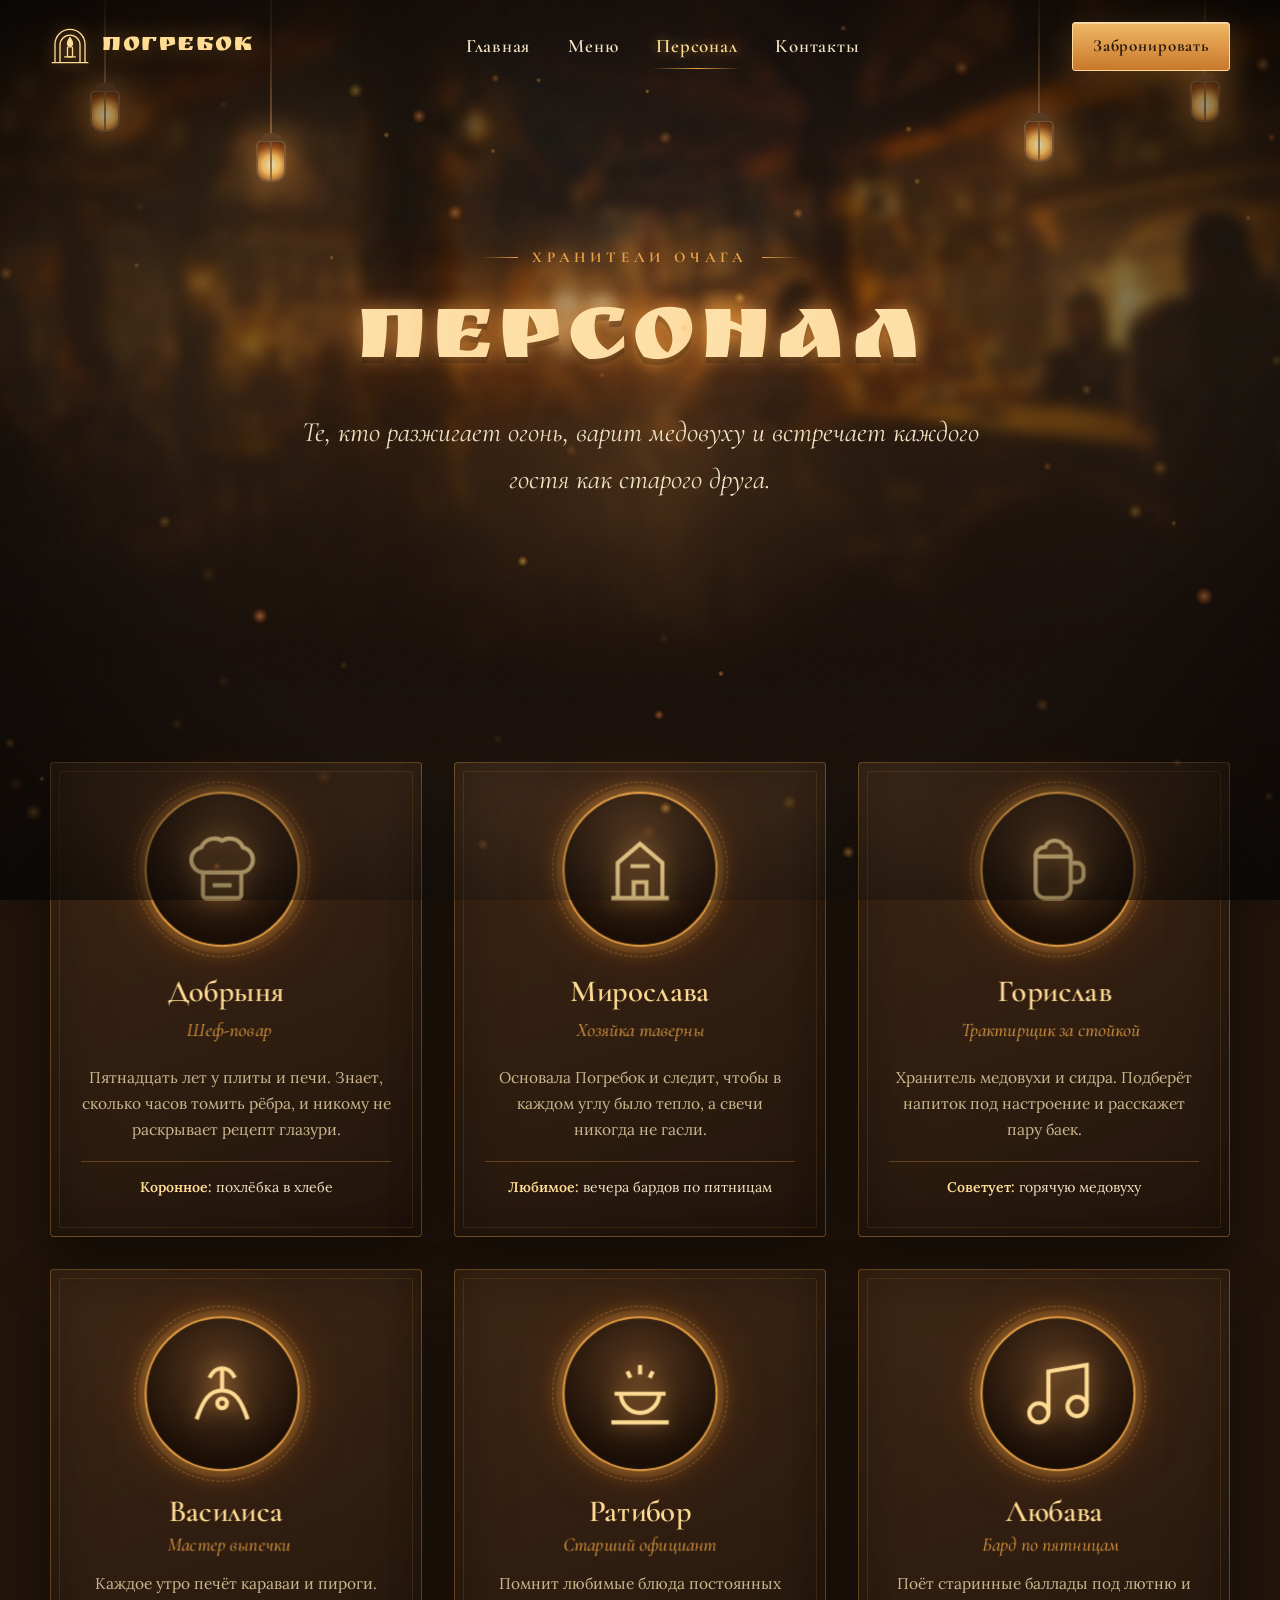
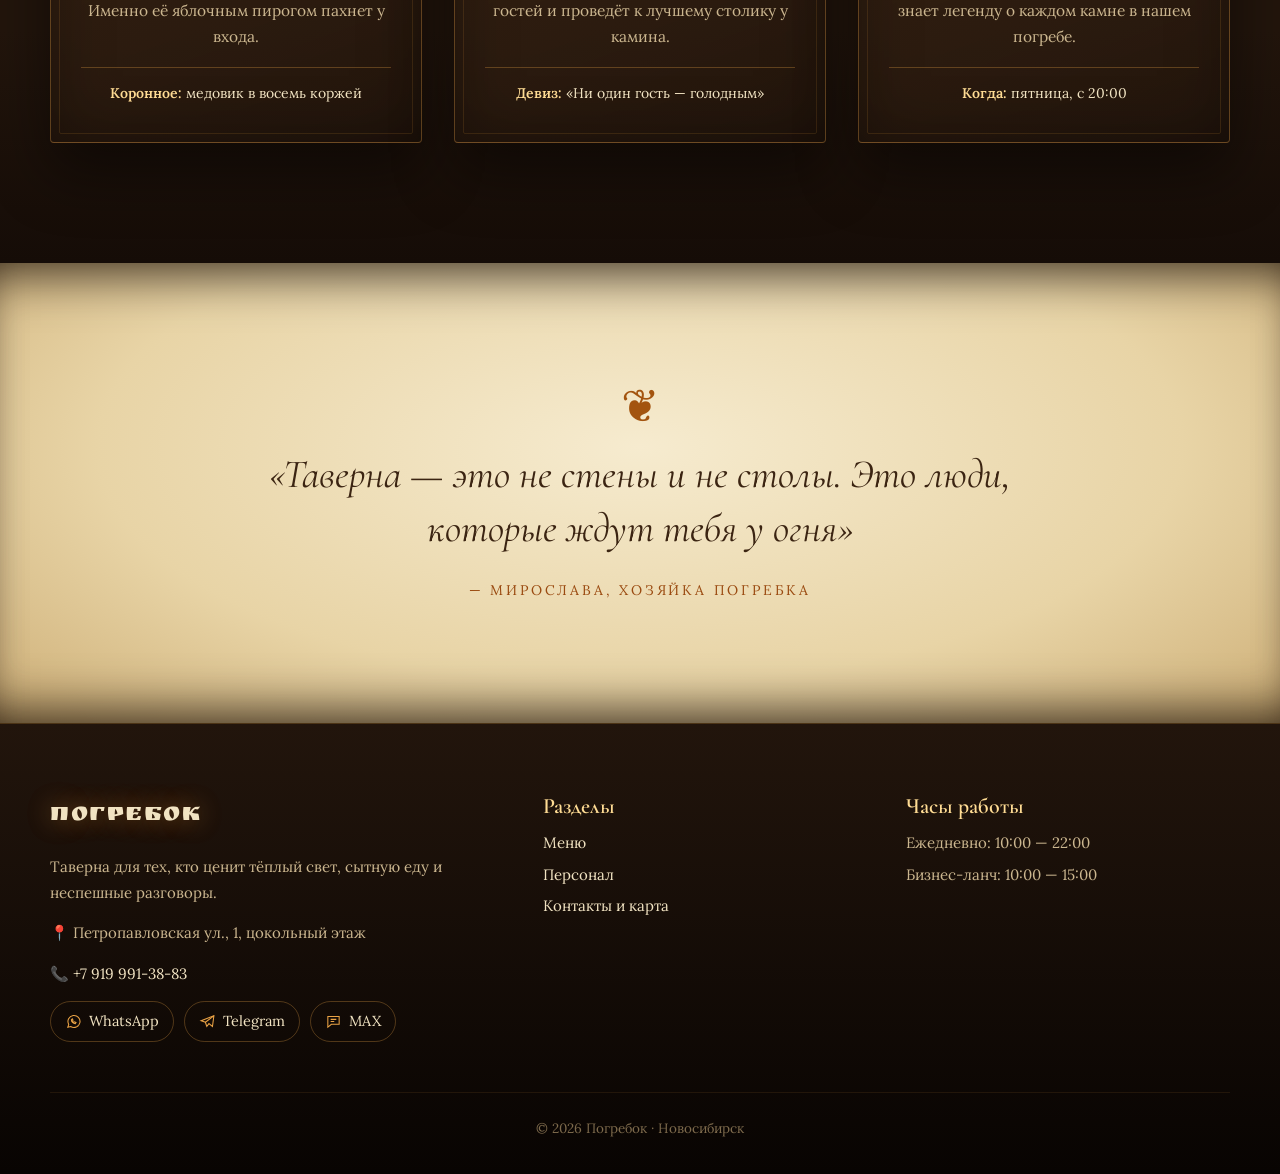
<file: staff.html>
<!doctype html>
<html lang="ru">
<head>
  <meta charset="utf-8">
  <meta name="viewport" content="width=device-width, initial-scale=1">
  <title>Персонал — Погребок</title>
  <meta name="description" content="Команда таверны Погребок: шеф-повар, трактирщик, бармен и все, кто хранит огонь в очаге.">
  <link rel="preconnect" href="https://fonts.googleapis.com">
  <link rel="preconnect" href="https://fonts.gstatic.com" crossorigin>
  <link href="https://fonts.googleapis.com/css2?family=Cormorant+Garamond:ital,wght@0,500;0,600;0,700;1,500&family=Lora:ital,wght@0,400;0,500;1,400&family=Ruslan+Display&display=swap" rel="stylesheet">
  <link rel="stylesheet" href="css/style.css">
</head>
<body>
  <div class="curtain"><div class="flame"></div></div>
  <div class="lantern"></div>
  <canvas id="embers"></canvas>

  <header class="header">
    <div class="container">
      <a href="index.html" class="logo" aria-label="Погребок — на главную">
        <svg viewBox="0 0 48 48" fill="none" stroke="currentColor" stroke-width="1.6"><path d="M6 44V22a18 18 0 0 1 36 0v22"/><path d="M12 44V23a12 12 0 0 1 24 0v21"/><path d="M24 14c-2 3-3 5-3 7a3 3 0 0 0 6 0c0-2-1-4-3-7z" fill="currentColor"/><rect x="21" y="25" width="6" height="12" rx="1"/><path d="M17 37h14M2 44h44"/></svg>
        <span>Погребок</span>
      </a>
      <nav class="nav">
        <a href="index.html">Главная</a>
        <a href="menu.html">Меню</a>
        <a href="staff.html" class="active">Персонал</a>
        <a href="contacts.html">Контакты</a>
      </nav>
      <a href="contacts.html#bron" class="btn btn-small btn-header">Забронировать</a>
      <button class="burger" aria-label="Открыть меню" aria-expanded="false"><span></span><span></span><span></span></button>
    </div>
  </header>

  <section class="hero page-hero">
    <div class="hero-bg bg-crowd"></div>
    <div class="hero-inner container">
      <div class="eyebrow reveal">Хранители очага</div>
      <h1 data-split>Персонал</h1>
      <p class="lead reveal" style="--d:.8s">Те, кто разжигает огонь, варит медовуху и встречает каждого гостя как старого друга.</p>
    </div>
  </section>

  <section class="section section-dark">
    <div class="container">
      <div class="staff-grid">
        <article class="staff-card frame reveal" data-tilt style="--d:0s">
          <div class="portrait"><svg viewBox="0 0 24 24" fill="none" stroke="currentColor" stroke-width="1.3"><path d="M6 13h12v7a1 1 0 0 1-1 1H7a1 1 0 0 1-1-1z"/><path d="M6 13a4 4 0 0 1-.5-7.9A4.5 4.5 0 0 1 12 3a4.5 4.5 0 0 1 6.5 2.1A4 4 0 0 1 18 13"/><path d="M9 17h6"/></svg></div>
          <h3>Добрыня</h3>
          <div class="role">Шеф-повар</div>
          <p>Пятнадцать лет у плиты и печи. Знает, сколько часов томить рёбра, и никому не раскрывает рецепт глазури.</p>
          <div class="fact"><b>Коронное:</b> похлёбка в хлебе</div>
        </article>
        <article class="staff-card frame reveal" data-tilt style="--d:.12s">
          <div class="portrait"><svg viewBox="0 0 24 24" fill="none" stroke="currentColor" stroke-width="1.3"><path d="M3 21h18M5 21V10l7-6 7 6v11"/><path d="M10 21v-5h4v5"/><path d="M9 11h6"/></svg></div>
          <h3>Мирослава</h3>
          <div class="role">Хозяйка таверны</div>
          <p>Основала Погребок и следит, чтобы в каждом углу было тепло, а свечи никогда не гасли.</p>
          <div class="fact"><b>Любимое:</b> вечера бардов по пятницам</div>
        </article>
        <article class="staff-card frame reveal" data-tilt style="--d:.24s">
          <div class="portrait"><svg viewBox="0 0 24 24" fill="none" stroke="currentColor" stroke-width="1.3"><path d="M5 8h11v10a3 3 0 0 1-3 3H8a3 3 0 0 1-3-3z"/><path d="M16 10h2a2 2 0 0 1 2 2v2a2 2 0 0 1-2 2h-2"/><path d="M5 8c0-2 1.5-3 3-3 .5-1.5 2-2 3-2s2.5.5 3 2c1.5 0 2 1 2 3"/></svg></div>
          <h3>Горислав</h3>
          <div class="role">Трактирщик за стойкой</div>
          <p>Хранитель медовухи и сидра. Подберёт напиток под настроение и расскажет пару баек.</p>
          <div class="fact"><b>Советует:</b> горячую медовуху</div>
        </article>
        <article class="staff-card frame reveal" data-tilt style="--d:0s">
          <div class="portrait"><svg viewBox="0 0 24 24" fill="none" stroke="currentColor" stroke-width="1.3"><path d="M4 20c2-6 4-9 8-9s6 3 8 9"/><path d="M12 11V4"/><path d="M8 7c1-2 2.5-3 4-3s3 1 4 3"/><circle cx="12" cy="15" r="1.5"/></svg></div>
          <h3>Василиса</h3>
          <div class="role">Мастер выпечки</div>
          <p>Каждое утро печёт караваи и пироги. Именно её яблочным пирогом пахнет у входа.</p>
          <div class="fact"><b>Коронное:</b> медовик в восемь коржей</div>
        </article>
        <article class="staff-card frame reveal" data-tilt style="--d:.12s">
          <div class="portrait"><svg viewBox="0 0 24 24" fill="none" stroke="currentColor" stroke-width="1.3"><path d="M4 12h16"/><path d="M6 12a6 6 0 0 0 12 0"/><path d="M12 6V3M9 7l-1-2M15 7l1-2"/><path d="M3 21h18"/></svg></div>
          <h3>Ратибор</h3>
          <div class="role">Старший официант</div>
          <p>Помнит любимые блюда постоянных гостей и проведёт к лучшему столику у камина.</p>
          <div class="fact"><b>Девиз:</b> «Ни один гость — голодным»</div>
        </article>
        <article class="staff-card frame reveal" data-tilt style="--d:.24s">
          <div class="portrait"><svg viewBox="0 0 24 24" fill="none" stroke="currentColor" stroke-width="1.3"><path d="M9 18V5l12-2v13"/><circle cx="6" cy="18" r="3"/><circle cx="18" cy="16" r="3"/></svg></div>
          <h3>Любава</h3>
          <div class="role">Бард по пятницам</div>
          <p>Поёт старинные баллады под лютню и знает легенду о каждом камне в нашем погребе.</p>
          <div class="fact"><b>Когда:</b> пятница, с 20:00</div>
        </article>
      </div>
    </div>
  </section>

  <section class="section section-paper">
    <div class="container quote reveal zoom">
      <blockquote>«Таверна — это не стены и не столы. Это люди, которые ждут тебя у огня»</blockquote>
      <cite>— Мирослава, хозяйка Погребка</cite>
    </div>
  </section>

  <footer class="footer">
    <div class="container">
      <div class="footer-grid">
        <div>
          <a href="index.html" class="logo"><span>Погребок</span></a>
          <p style="margin-top:16px">Таверна для тех, кто ценит тёплый свет, сытную еду и неспешные разговоры.</p>
          <p>📍 Петропавловская ул., 1, цокольный этаж</p>
          <p>📞 <a href="tel:+79199913883">+7 919 991-38-83</a></p>
          <div class="socials">
            <a href="https://wa.me/79199913883" target="_blank" rel="noopener"><svg viewBox="0 0 24 24" fill="none" stroke="currentColor" stroke-width="1.5"><path d="M4 20l1.3-3.9A8.5 8.5 0 1 1 8 19z"/><path d="M9 9.5c0 3 2.5 5.5 5.5 5.5l1-1.5-2-1-1 .8a4 4 0 0 1-2-2l.8-1-1-2z"/></svg>WhatsApp</a>
            <a href="https://t.me/pogrebok_nsk" target="_blank" rel="noopener"><svg viewBox="0 0 24 24" fill="none" stroke="currentColor" stroke-width="1.5"><path d="M21 4L3 11l6 2 2 6 3-4 5 4z"/><path d="M9 13l12-9"/></svg>Telegram</a>
            <a href="https://max.ru/channel_pogrebok54" target="_blank" rel="noopener"><svg viewBox="0 0 24 24" fill="none" stroke="currentColor" stroke-width="1.5"><path d="M4 5h16v11H9l-5 4z"/><path d="M8 9h8M8 12h5"/></svg>MAX</a>
          </div>
        </div>
        <div>
          <h4>Разделы</h4>
          <ul><li><a href="menu.html">Меню</a></li><li><a href="staff.html">Персонал</a></li><li><a href="contacts.html">Контакты и карта</a></li></ul>
        </div>
        <div>
          <h4>Часы работы</h4>
          <ul><li>Ежедневно: 10:00 — 22:00</li><li>Бизнес-ланч: 10:00 — 15:00</li></ul>
        </div>
      </div>
      <div class="copy">© 2026 Погребок · Новосибирск</div>
    </div>
  </footer>

  <script src="js/main.js"></script>
</body>
</html>
</file>
<file: css/style.css>
/* ============ Погребок — тёплая таверна ============ */
:root {
  --night: #150c07;
  --soot: #22150c;
  --wood-dark: #2e1c0f;
  --wood: #442b17;
  --wood-light: #6a4626;
  --amber: #e9a245;
  --amber-soft: #f4c072;
  --candle: #ffdc94;
  --ember: #ff7a2e;
  --parchment: #f1e3c2;
  --parchment-dim: #cbb68f;
  --paper: #efe0bd;
  --paper-ink: #3b2412;
  --ink: #2b1a0c;
  --line: rgba(233, 162, 69, 0.3);
  --glow: 0 0 24px rgba(255, 170, 70, 0.45), 0 0 60px rgba(255, 120, 30, 0.2);

  --f-logo: "Ruslan Display", "Cormorant Garamond", serif;
  --f-head: "Cormorant Garamond", Georgia, serif;
  --f-body: "Lora", Georgia, serif;

  --ease: cubic-bezier(.22, .8, .24, 1);
}

*, *::before, *::after { box-sizing: border-box; }
html { scroll-behavior: smooth; overflow-x: hidden; overflow-x: clip; }
body {
  margin: 0;
  background: var(--night);
  color: var(--parchment);
  font-family: var(--f-body);
  font-size: 17px;
  line-height: 1.7;
  overflow-x: clip;
  -webkit-font-smoothing: antialiased;
}
body::before { /* лёгкая зернистость и виньетка */
  content: "";
  position: fixed; inset: 0;
  pointer-events: none;
  z-index: 50;
  background:
    radial-gradient(ellipse at center, transparent 55%, rgba(0,0,0,.65) 100%),
    url("data:image/svg+xml,%3Csvg xmlns='http://www.w3.org/2000/svg' width='160' height='160'%3E%3Cfilter id='n'%3E%3CfeTurbulence type='fractalNoise' baseFrequency='.9' numOctaves='2' stitchTiles='stitch'/%3E%3C/filter%3E%3Crect width='100%25' height='100%25' filter='url(%23n)' opacity='.06'/%3E%3C/svg%3E");
}
img { max-width: 100%; display: block; }
a { color: var(--amber-soft); text-decoration: none; transition: color .3s; }
a:hover { color: var(--candle); }
h1, h2, h3, h4 { font-family: var(--f-head); font-weight: 600; line-height: 1.15; margin: 0 0 .5em; color: var(--candle); }
p { margin: 0 0 1em; }
::selection { background: var(--amber); color: var(--night); }

.container { width: min(1180px, 100% - 32px); margin-inline: auto; }

/* ============ Прелоадер / переход страниц ============ */
.curtain {
  position: fixed; inset: 0; z-index: 1000;
  background: radial-gradient(circle at 50% 55%, #2a170a 0%, var(--night) 70%);
  display: grid; place-items: center;
  transition: opacity .8s var(--ease), visibility .8s;
}
.curtain .flame {
  width: 18px; height: 42px;
  background: radial-gradient(ellipse at 50% 80%, #fff6d6 0%, var(--candle) 30%, var(--ember) 70%, transparent 72%);
  border-radius: 50% 50% 45% 45% / 65% 65% 35% 35%;
  filter: blur(.5px);
  box-shadow: 0 0 40px 10px rgba(255,150,50,.4);
  animation: flicker 1.4s infinite alternate ease-in-out;
}
.curtain .flame::after {
  content: ""; position: absolute;
  width: 14px; height: 60px; margin: 46px 0 0 2px;
  background: linear-gradient(#f2e6c8, #c9b48c);
  border-radius: 3px;
}
body.loaded .curtain { opacity: 0; visibility: hidden; }
body.leaving .curtain { opacity: 1; visibility: visible; transition-duration: .45s; }

@keyframes flicker {
  0% { transform: scale(1, 1) rotate(-2deg); opacity: .95; }
  25% { transform: scale(.94, 1.06) rotate(2deg); }
  50% { transform: scale(1.04, .95) rotate(-1deg); opacity: 1; }
  75% { transform: scale(.97, 1.04) rotate(1.5deg); opacity: .9; }
  100% { transform: scale(1.02, .98) rotate(-1deg); }
}

/* ============ Тёплый свет за курсором ============ */
.lantern {
  position: fixed; left: 0; top: 0; z-index: 41; /* над секциями, иначе свет обрезается по краю блоков */
  width: 520px; height: 520px; margin: -260px 0 0 -260px;
  border-radius: 50%;
  background: radial-gradient(circle, rgba(255,170,80,.10) 0%, rgba(255,140,50,.04) 40%, transparent 70%);
  pointer-events: none;
  mix-blend-mode: screen;
  transition: opacity .4s;
}
@media (hover: none) { .lantern { display: none; } }

#embers { position: fixed; inset: 0; z-index: 40; pointer-events: none; opacity: .85; }

/* ============ Шапка ============ */
.header {
  position: fixed; top: 0; left: 0; right: 0; z-index: 100;
  padding: 22px 0;
  transition: padding .4s var(--ease), background .4s, backdrop-filter .4s, border-color .4s;
  border-bottom: 1px solid transparent;
}
.header.scrolled {
  padding: 12px 0;
  background: rgba(13, 7, 4, .82);
  backdrop-filter: blur(10px);
  border-color: var(--line);
}
.header .container { display: flex; align-items: center; justify-content: space-between; gap: 24px; }
.logo { display: flex; align-items: center; gap: 12px; color: var(--candle); }
.logo svg { width: 40px; height: 40px; filter: drop-shadow(0 0 8px rgba(255,170,70,.55)); }
.logo span { font-family: var(--f-logo); font-size: 26px; letter-spacing: .06em; text-shadow: var(--glow); }
.logo:hover { color: #fff1cf; }

.nav { display: flex; gap: 6px; }
.nav a {
  position: relative;
  font-family: var(--f-head);
  font-size: 19px; font-weight: 600; letter-spacing: .04em;
  color: var(--parchment);
  padding: 8px 16px;
}
.nav a::after {
  content: ""; position: absolute; left: 50%; bottom: 2px;
  width: 0; height: 1px;
  background: linear-gradient(90deg, transparent, var(--amber), transparent);
  transition: width .45s var(--ease), left .45s var(--ease);
}
.nav a:hover, .nav a.active { color: var(--candle); text-shadow: 0 0 12px rgba(255,180,80,.6); }
.nav a:hover::after, .nav a.active::after { width: 80%; left: 10%; }

.burger { display: none; background: none; border: 0; width: 44px; height: 44px; cursor: pointer; position: relative; z-index: 120; }
.burger span { display: block; width: 26px; height: 2px; margin: 6px auto; background: var(--candle); border-radius: 2px; transition: transform .4s var(--ease), opacity .3s; }
.burger.open span:nth-child(1) { transform: translateY(8px) rotate(45deg); }
.burger.open span:nth-child(2) { opacity: 0; }
.burger.open span:nth-child(3) { transform: translateY(-8px) rotate(-45deg); }

@media (max-width: 860px) {
  .burger { display: block; }
  .nav {
    position: fixed; inset: 0; z-index: 110;
    flex-direction: column; align-items: center; justify-content: center; gap: 10px;
    background: radial-gradient(circle at 50% 40%, #2a170a, var(--night) 75%);
    opacity: 0; visibility: hidden;
    transition: opacity .5s var(--ease), visibility .5s;
  }
  .nav a { font-size: 30px; opacity: 0; transform: translateY(20px); transition: opacity .5s var(--ease), transform .5s var(--ease), color .3s; }
  .nav.open { opacity: 1; visibility: visible; }
  .nav.open a { opacity: 1; transform: none; }
  .nav.open a:nth-child(2) { transition-delay: .06s; }
  .nav.open a:nth-child(3) { transition-delay: .12s; }
  .nav.open a:nth-child(4) { transition-delay: .18s; }
  .nav.open a:nth-child(5) { transition-delay: .24s; }
  .header .btn-header { display: none; }
}

/* ============ Кнопки ============ */
.btn {
  --bg: linear-gradient(180deg, #f0b866, #c9782a);
  position: relative; overflow: hidden;
  display: inline-flex; align-items: center; gap: 10px;
  padding: 14px 30px;
  font-family: var(--f-head); font-size: 19px; font-weight: 700; letter-spacing: .05em;
  color: var(--ink);
  background: var(--bg);
  border: 1px solid #ffd99a;
  border-radius: 3px;
  box-shadow: 0 8px 30px rgba(227,154,59,.25), inset 0 1px 0 rgba(255,255,255,.4);
  cursor: pointer;
  transition: transform .35s var(--ease), box-shadow .35s;
}
.btn::before {
  content: ""; position: absolute; top: 0; left: -120%;
  width: 60%; height: 100%;
  background: linear-gradient(100deg, transparent, rgba(255,255,255,.55), transparent);
  transform: skewX(-20deg);
  transition: left .7s var(--ease);
}
.btn:hover { color: var(--ink); transform: translateY(-3px); box-shadow: 0 14px 40px rgba(227,154,59,.45), inset 0 1px 0 rgba(255,255,255,.4); }
.btn:hover::before { left: 140%; }
.btn-ghost {
  background: transparent; color: var(--candle);
  border-color: var(--amber); box-shadow: none;
}
.btn-ghost:hover { color: var(--night); background: var(--amber); }
.btn-small { padding: 9px 20px; font-size: 17px; }

/* ============ Hero ============ */
.hero {
  position: relative; min-height: 100vh; min-height: 100svh;
  display: grid; place-items: center; text-align: center;
  overflow: hidden; isolation: isolate;
}
.hero-bg {
  position: absolute; inset: -6%; z-index: -2;
  background: url("../assets/tavern.webp") center / cover no-repeat;
  filter: saturate(1.1) brightness(.62);
  transform: scale(1.08);
  animation: slowZoom 24s ease-in-out infinite alternate;
  will-change: transform;
}
@keyframes slowZoom { to { transform: scale(1.16) translateY(-1%); } }
.hero::after {
  content: ""; position: absolute; inset: 0; z-index: -1;
  background:
    radial-gradient(ellipse at 50% 45%, rgba(13,7,4,.15) 0%, rgba(13,7,4,.75) 70%),
    linear-gradient(180deg, rgba(13,7,4,.55) 0%, transparent 30%, transparent 65%, var(--night) 100%);
}
.hero-inner { padding: 140px 0 100px; }
.hero .eyebrow { margin-bottom: 18px; }
.hero h1 {
  font-family: var(--f-logo);
  font-weight: 400;
  font-size: clamp(56px, 12vw, 150px);
  letter-spacing: .04em;
  margin: 0 0 10px;
  color: #ffe2a8;
  text-shadow: 0 0 20px rgba(255,170,70,.65), 0 0 70px rgba(255,110,30,.45), 0 6px 0 rgba(0,0,0,.4);
  animation: breathe 5s ease-in-out infinite;
}
@keyframes breathe {
  0%, 100% { text-shadow: 0 0 20px rgba(255,170,70,.6), 0 0 70px rgba(255,110,30,.4), 0 6px 0 rgba(0,0,0,.4); }
  50% { text-shadow: 0 0 28px rgba(255,190,90,.8), 0 0 100px rgba(255,120,40,.55), 0 6px 0 rgba(0,0,0,.4); }
}
.hero h1 .letter { display: inline-block; opacity: 0; transform: translateY(40px) rotate(6deg); filter: blur(8px); }
body.loaded .hero h1 .letter { animation: letterIn 1s var(--ease) forwards; }
@keyframes letterIn { to { opacity: 1; transform: none; filter: blur(0); } }

.hero .lead {
  font-family: var(--f-head); font-style: italic;
  font-size: clamp(20px, 2.6vw, 28px);
  color: var(--parchment);
  max-width: 680px; margin: 0 auto 40px;
}
.hero-actions { display: flex; flex-wrap: wrap; gap: 16px; justify-content: center; }
.scroll-hint {
  position: absolute; bottom: 30px; left: 50%; transform: translateX(-50%);
  width: 26px; height: 42px; border: 1px solid var(--amber); border-radius: 14px;
  opacity: .7;
}
.scroll-hint::after {
  content: ""; position: absolute; left: 50%; top: 8px; width: 3px; height: 8px; margin-left: -1.5px;
  background: var(--candle); border-radius: 2px;
  animation: scrollDot 2s infinite var(--ease);
}
@keyframes scrollDot { 0% { opacity: 0; transform: translateY(0); } 30% { opacity: 1; } 100% { opacity: 0; transform: translateY(16px); } }

/* Внутренние страницы — короткий баннер */
.page-hero { min-height: 78vh; }
/* длинное «мягкое» затухание фото в фон страницы */
.page-hero::after {
  background:
    radial-gradient(ellipse at 50% 40%, rgba(21,12,7,.1) 0%, rgba(21,12,7,.55) 75%),
    linear-gradient(180deg,
      rgba(21,12,7,.55) 0%, rgba(21,12,7,0) 22%, rgba(21,12,7,0) 42%,
      rgba(21,12,7,.18) 55%, rgba(21,12,7,.42) 66%, rgba(21,12,7,.68) 77%,
      rgba(21,12,7,.88) 87%, rgba(21,12,7,.97) 94%, var(--night) 100%);
}
.page-hero + .section { padding-top: 60px; }
.page-hero .hero-inner { padding: 160px 0 80px; }
.page-hero h1 { font-size: clamp(46px, 8vw, 96px); }

/* ============ Общие секции ============ */
.section { position: relative; padding: 120px 0; z-index: 3; }
.section-dark { background: linear-gradient(180deg, var(--night), var(--soot) 20%, var(--soot) 80%, var(--night)); }
.section-wood {
  background:
    linear-gradient(180deg, var(--night) 0%, rgba(13,7,4,0) 18%, rgba(13,7,4,0) 82%, var(--night) 100%),
    repeating-linear-gradient(90deg, #22140a 0 2px, #2b190d 2px 140px, #1d1108 140px 143px, #281709 143px 260px);
}
.section-head { text-align: center; max-width: 720px; margin: 0 auto 64px; }
.section-head h2 { font-size: clamp(38px, 5vw, 60px); }
.section-head p { color: var(--parchment-dim); font-size: 18px; }

.eyebrow {
  display: inline-flex; align-items: center; gap: 14px;
  font-family: var(--f-head); font-size: 15px; font-weight: 700;
  letter-spacing: .32em; text-transform: uppercase;
  color: var(--amber);
}
.eyebrow::before, .eyebrow::after { content: ""; width: 36px; height: 1px; background: linear-gradient(90deg, transparent, var(--amber)); }
.eyebrow::after { transform: scaleX(-1); }

.divider { display: flex; align-items: center; justify-content: center; gap: 16px; margin: 22px auto 0; color: var(--amber); }
.divider::before, .divider::after { content: ""; flex: 0 1 120px; height: 1px; background: linear-gradient(90deg, transparent, var(--amber)); }
.divider::after { transform: scaleX(-1); }
.divider svg { width: 22px; height: 22px; animation: spinSlow 18s linear infinite; }
@keyframes spinSlow { to { transform: rotate(360deg); } }

/* ============ Появление при скролле ============ */
.reveal { opacity: 0; transform: translateY(46px); transition: opacity 1.1s var(--ease), transform 1.1s var(--ease); transition-delay: var(--d, 0s); }
.reveal.from-left { transform: translateX(-60px); }
.reveal.from-right { transform: translateX(60px); }
.reveal.zoom { transform: scale(.92); }
.reveal.visible { opacity: 1; transform: none; }

/* ============ Рамка-«пергамент» ============ */
.frame {
  position: relative;
  background: linear-gradient(160deg, rgba(84,54,30,.6), rgba(34,21,12,.88));
  border: 1px solid var(--line);
  border-radius: 4px;
  box-shadow: 0 30px 60px rgba(0,0,0,.45), inset 0 0 60px rgba(0,0,0,.35);
}
.frame::before {
  content: ""; position: absolute; inset: 8px;
  border: 1px solid rgba(227,154,59,.14);
  border-radius: 2px; pointer-events: none;
}

/* ============ Главная: о нас ============ */
.about { display: grid; grid-template-columns: 1.05fr 1fr; gap: 72px; align-items: center; }
.about-visual { position: relative; }
.about-art {
  position: relative; aspect-ratio: 4 / 5; overflow: hidden; border-radius: 4px;
  background: #1e120a;
  border: 1px solid var(--line);
  box-shadow: 0 30px 70px rgba(0,0,0,.5), 0 0 80px rgba(255,140,50,.12);
}
.about-art::after { content: ""; position: absolute; inset: 0; box-shadow: inset 0 0 70px rgba(0,0,0,.7); pointer-events: none; }
.about-art svg { width: 100%; height: 100%; display: block; }
.fp-flame { transform-box: fill-box; transform-origin: 50% 100%; animation: fireDance 1.6s ease-in-out infinite alternate; }
.fp-flame.f2 { animation-duration: 1.15s; animation-delay: -.4s; }
.fp-flame.f3 { animation-duration: 1.9s; animation-delay: -.8s; }
.fp-flame.f4 { animation-duration: .95s; }
@keyframes fireDance {
  0% { transform: scale(1, 1) skewX(0); }
  33% { transform: scale(.92, 1.1) skewX(4deg); }
  66% { transform: scale(1.06, .92) skewX(-4deg); }
  100% { transform: scale(.96, 1.05) skewX(2deg); }
}
.fp-glow { animation: glowPulse 2.2s ease-in-out infinite alternate; }
@keyframes glowPulse { from { opacity: .65; } to { opacity: 1; } }
.fp-cflame { transform-box: fill-box; transform-origin: 50% 100%; animation: flicker 1.3s infinite alternate ease-in-out; }
.fp-cflame.d2 { animation-delay: -.5s; }
.fp-cflame.d3 { animation-delay: -.9s; }
.fp-pot { transform-box: view-box; transform-origin: 200px 146px; animation: swing 5s ease-in-out infinite alternate; }
.fp-steam { fill: none; stroke: rgba(255,240,210,.35); stroke-width: 3; stroke-linecap: round; animation: steam 3s ease-out infinite; }
.fp-steam.s2 { animation-delay: 1.5s; }
@keyframes steam { 0% { opacity: 0; transform: translateY(6px); } 30% { opacity: 1; } 100% { opacity: 0; transform: translateY(-26px); } }
@keyframes swing { from { transform: rotate(-3deg); } to { transform: rotate(3deg); } }
.about-badge {
  position: absolute; right: -24px; bottom: 40px; z-index: 2;
  width: 140px; height: 140px; border-radius: 50%;
  display: grid; place-items: center; text-align: center;
  background: radial-gradient(circle, #3a2414, #1a0e06);
  border: 1px solid var(--amber);
  box-shadow: var(--glow);
  font-family: var(--f-head); line-height: 1.1;
}
.about-badge b { display: block; font-size: 42px; color: var(--candle); }
.about-badge small { font-size: 13px; letter-spacing: .15em; text-transform: uppercase; color: var(--parchment-dim); }
.about-text h2 { font-size: clamp(36px, 4.4vw, 54px); }
.about-text .dropcap::first-letter {
  float: left; font-family: var(--f-logo); font-size: 74px; line-height: .9;
  padding: 6px 12px 0 0; color: var(--amber); text-shadow: var(--glow);
}
.stats { display: grid; grid-template-columns: repeat(3, 1fr); gap: 20px; margin-top: 36px; }
.stat { text-align: center; padding: 18px 8px; border-top: 1px solid var(--line); }
.stat b { display: block; font-family: var(--f-head); font-size: 40px; color: var(--candle); line-height: 1; }
.stat span { font-size: 14px; color: var(--parchment-dim); }

/* ============ Карточки преимуществ ============ */
.features { display: grid; grid-template-columns: repeat(4, 1fr); gap: 24px; }
.feature { padding: 40px 28px 34px; text-align: center; transition: transform .5s var(--ease), border-color .5s, box-shadow .5s; }
.feature:hover { transform: translateY(-10px); border-color: rgba(227,154,59,.6); box-shadow: 0 30px 70px rgba(0,0,0,.55), 0 0 50px rgba(227,154,59,.15); }
.feature .icon {
  width: 74px; height: 74px; margin: 0 auto 22px;
  display: grid; place-items: center;
  border-radius: 50%;
  background: radial-gradient(circle, rgba(227,154,59,.22), transparent 70%);
  color: var(--candle);
  transition: transform .6s var(--ease);
}
.feature:hover .icon { transform: rotate(-8deg) scale(1.1); }
.feature .icon svg { width: 40px; height: 40px; }
.feature h3 { font-size: 26px; }
.feature p { color: var(--parchment-dim); font-size: 15.5px; margin: 0; }

/* ============ Блюда-хиты ============ */
.dishes { display: grid; grid-template-columns: repeat(3, 1fr); gap: 28px; }
.dish-card { padding: 34px 30px; transition: transform .5s var(--ease); }
.dish-card:hover { transform: translateY(-6px) rotate(-.4deg); }
.dish-card .tag {
  display: inline-block; font-size: 12px; letter-spacing: .2em; text-transform: uppercase;
  color: var(--night); background: var(--amber); padding: 3px 10px; border-radius: 2px; margin-bottom: 16px;
}
.dish-card h3 { font-size: 28px; margin-bottom: 8px; }
.dish-card p { color: var(--parchment-dim); font-size: 15.5px; }
.dish-card .price { font-family: var(--f-head); font-size: 26px; color: var(--candle); }

/* ============ Цитата / отзыв ============ */
.quote { text-align: center; max-width: 860px; margin: 0 auto; }
.quote blockquote {
  margin: 0; font-family: var(--f-head); font-style: italic;
  font-size: clamp(26px, 3.4vw, 40px); line-height: 1.35; color: var(--parchment);
}
.quote cite { display: block; margin-top: 24px; font-style: normal; color: var(--amber); letter-spacing: .2em; text-transform: uppercase; font-size: 14px; }

/* ============ CTA ============ */
.cta { position: relative; overflow: hidden; text-align: center; padding: 90px 40px; }
.cta-bg {
  position: absolute; inset: 0;
  background:
    radial-gradient(ellipse 70% 60% at 50% 115%, rgba(255,140,50,.42), transparent 70%),
    radial-gradient(circle at 12% 18%, rgba(233,162,69,.16), transparent 35%),
    radial-gradient(circle at 88% 22%, rgba(233,162,69,.14), transparent 35%),
    linear-gradient(160deg, #4a2e18, #22140b);
  animation: glowPulse 3s ease-in-out infinite alternate;
}
.cta-candles { position: absolute; left: 0; right: 0; bottom: 0; height: 0; pointer-events: none; }
.cta > *:not(.cta-bg) { position: relative; }
.cta h2 { font-size: clamp(34px, 4.6vw, 58px); }
.cta p { max-width: 560px; margin: 0 auto 32px; color: var(--parchment); }

/* ============ Меню ============ */
.menu-tabs { display: flex; flex-wrap: wrap; justify-content: center; gap: 10px; margin-bottom: 56px; }
.menu-tab {
  font-family: var(--f-head); font-size: 19px; font-weight: 600;
  padding: 10px 24px; cursor: pointer;
  color: var(--parchment);
  background: rgba(36,21,11,.6);
  border: 1px solid var(--line); border-radius: 30px;
  transition: all .4s var(--ease);
}
.menu-tab:hover { border-color: var(--amber); color: var(--candle); }
.menu-tab.active { background: var(--amber); color: var(--night); border-color: var(--candle); box-shadow: 0 0 30px rgba(227,154,59,.4); }

/* меню — светлый пергамент */
.menu-board { padding: 56px clamp(22px, 5vw, 64px); }
.menu-board.frame {
  background: radial-gradient(ellipse at 50% 35%, #f6ebcf 0%, #e8d4a6 65%, #d2b47c 100%);
  border-color: #a87c40;
  color: var(--paper-ink);
  box-shadow: 0 30px 70px rgba(0,0,0,.55), inset 0 0 90px rgba(130,75,25,.45);
}
.menu-board.frame::before { border-color: rgba(140,90,40,.4); }
.menu-board .menu-group h3 { color: #5a2c0c; }
.menu-board.frame .group-note, .menu-board .menu-item p { color: #6e5232; }
.menu-board .menu-item { border-bottom-color: rgba(110,70,30,.25); }
.menu-board .menu-item h4 { color: #2f1b0b; }
.menu-board .menu-item:hover h4 { color: #a3470e; }
.menu-board .menu-item .dots { border-bottom-color: rgba(110,70,30,.45); }
.menu-board .menu-item .price { color: #8a3a0c; }
.menu-board .menu-item .badge { color: #b8420c; border-color: rgba(184,66,12,.5); }
.menu-group { display: none; }
.menu-group.active { display: block; animation: fadeUp .7s var(--ease); }
@keyframes fadeUp { from { opacity: 0; transform: translateY(24px); } to { opacity: 1; transform: none; } }
.menu-group h3 { text-align: center; font-size: 40px; margin-bottom: 6px; }
.menu-group .group-note { text-align: center; color: var(--parchment-dim); font-style: italic; margin-bottom: 40px; }
.menu-list { display: grid; grid-template-columns: 1fr 1fr; gap: 10px 64px; }
.menu-item { padding: 18px 0; border-bottom: 1px dashed rgba(227,154,59,.18); opacity: 0; animation: fadeUp .6s var(--ease) forwards; animation-delay: calc(var(--i, 0) * 60ms); }
.menu-item-top { display: flex; align-items: baseline; gap: 12px; }
.menu-item h4 { font-size: 23px; margin: 0; color: var(--parchment); transition: color .3s; }
.menu-item:hover h4 { color: var(--candle); }
.menu-item .dots { flex: 1; border-bottom: 2px dotted rgba(227,154,59,.35); transform: translateY(-5px); }
.menu-item .price { font-family: var(--f-head); font-size: 22px; font-weight: 700; color: var(--amber-soft); white-space: nowrap; }
.menu-item p { margin: 6px 0 0; font-size: 15px; color: var(--parchment-dim); }
.menu-item .badge { font-size: 11px; letter-spacing: .14em; text-transform: uppercase; color: var(--ember); border: 1px solid rgba(255,122,46,.5); padding: 1px 7px; border-radius: 2px; margin-left: 4px; vertical-align: middle; }

/* ============ Персонал ============ */
.staff-grid { display: grid; grid-template-columns: repeat(3, 1fr); gap: 32px; perspective: 1200px; }
.staff-card {
  padding: 44px 30px 36px; text-align: center;
  transform-style: preserve-3d;
  transition: transform .25s ease-out, box-shadow .5s, border-color .5s;
}
.staff-card:hover { border-color: rgba(227,154,59,.6); box-shadow: 0 40px 80px rgba(0,0,0,.6), 0 0 60px rgba(227,154,59,.18); }
.portrait {
  position: relative; width: 150px; height: 150px; margin: 0 auto 24px;
  border-radius: 50%;
  display: grid; place-items: center;
  background: radial-gradient(circle at 50% 35%, #5a3a20, #1a0e06 75%);
  border: 2px solid var(--amber);
  box-shadow: 0 0 0 6px rgba(227,154,59,.12), var(--glow);
  transform: translateZ(40px);
}
.portrait::before {
  content: ""; position: absolute; inset: -12px; border-radius: 50%;
  border: 1px dashed rgba(227,154,59,.45);
  animation: spinSlow 30s linear infinite;
}
.portrait svg { width: 74px; height: 74px; color: var(--candle); filter: drop-shadow(0 0 10px rgba(255,180,80,.6)); }
.staff-card h3 { font-size: 30px; margin-bottom: 2px; transform: translateZ(30px); }
.staff-card .role { font-family: var(--f-head); font-style: italic; color: var(--amber); font-size: 19px; margin-bottom: 14px; transform: translateZ(20px); }
.staff-card p { color: var(--parchment-dim); font-size: 15.5px; }
.staff-card .fact { margin-top: 18px; padding-top: 14px; border-top: 1px solid var(--line); font-size: 14px; color: var(--parchment); }
.staff-card .fact b { color: var(--candle); font-weight: 600; }

/* ============ Контакты ============ */
.contacts { display: grid; grid-template-columns: 1fr 1.4fr; gap: 40px; align-items: stretch; }
.contact-info { padding: 44px 40px; }
.contact-row { display: flex; gap: 18px; padding: 18px 0; border-bottom: 1px solid var(--line); }
.contact-row:last-of-type { border-bottom: 0; }
.contact-row svg { flex: none; width: 28px; height: 28px; color: var(--amber); margin-top: 2px; }
.contact-row h4 { font-size: 21px; margin: 0 0 2px; color: var(--candle); }
.contact-row p { margin: 0; color: var(--parchment-dim); }
.hours { width: 100%; border-collapse: collapse; font-size: 15.5px; }
.hours td { padding: 3px 0; color: var(--parchment-dim); }
.hours td:last-child { text-align: right; color: var(--parchment); }
.hours tr.today td { color: var(--candle); }
.map-wrap { position: relative; min-height: 520px; overflow: hidden; padding: 10px; }
#map { position: absolute; inset: 10px; border-radius: 2px; filter: sepia(.35) saturate(1.1) brightness(.92); transition: filter .6s; }
.map-wrap:hover #map { filter: none; }
.map-link { position: absolute; left: 26px; bottom: 26px; z-index: 500; }
#map iframe { display: block; width: 100%; height: 100%; border: 0; }
.map-pin span {
  display: block; width: 26px; height: 26px; border-radius: 50%;
  background: radial-gradient(circle, #fff3c4, #e39a3b 60%, #8a4a12);
  box-shadow: 0 0 0 6px rgba(227,154,59,.35), 0 0 30px 8px rgba(255,150,50,.6);
  animation: pinPulse 1.8s ease-in-out infinite;
}
@keyframes pinPulse { 50% { box-shadow: 0 0 0 14px rgba(227,154,59,0), 0 0 40px 12px rgba(255,150,50,.75); } }
.map-wrap .leaflet-popup-content-wrapper, .map-wrap .leaflet-popup-tip { background: #2a190d; color: var(--parchment); border: 1px solid var(--amber); }
.map-wrap .leaflet-popup-content { font-family: var(--f-body); font-size: 14px; line-height: 1.5; }
.map-wrap .leaflet-popup-content b { font-family: var(--f-head); font-size: 19px; color: var(--candle); }
.map-wrap .leaflet-container a.leaflet-popup-close-button { color: var(--amber); }

.form { display: grid; grid-template-columns: 1fr 1fr; gap: 18px; }
.form .full { grid-column: 1 / -1; }
.form label { display: block; font-family: var(--f-head); font-size: 17px; color: var(--amber-soft); margin-bottom: 6px; }
.form input, .form select, .form textarea {
  width: 100%; padding: 13px 16px;
  font: inherit; font-size: 16px; color: var(--parchment);
  background: rgba(13,7,4,.6);
  border: 1px solid var(--line); border-radius: 3px;
  transition: border-color .3s, box-shadow .3s;
}
.form input:focus, .form select:focus, .form textarea:focus { outline: none; border-color: var(--amber); box-shadow: 0 0 0 3px rgba(227,154,59,.15), 0 0 24px rgba(227,154,59,.15); }
.form textarea { min-height: 110px; resize: vertical; }
.form-done { display: none; text-align: center; padding: 30px 0; }
.form-done.show { display: block; animation: fadeUp .7s var(--ease); }

/* ============ Подвал ============ */
.footer { position: relative; z-index: 3; padding: 70px 0 34px; border-top: 1px solid var(--line); background: linear-gradient(180deg, var(--soot), #080402); }
.footer-grid { display: grid; grid-template-columns: 1.4fr 1fr 1fr; gap: 40px; }
.footer h4 { font-size: 22px; }
.footer p, .footer li { color: var(--parchment-dim); font-size: 15px; }
.footer ul { list-style: none; padding: 0; margin: 0; }
.footer li { margin-bottom: 6px; }
.footer .copy { margin-top: 50px; padding-top: 24px; border-top: 1px solid rgba(227,154,59,.1); text-align: center; font-size: 13.5px; color: #7d6a4c; }

/* ============ Внутренние страницы: размытое фото с «наводкой фокуса» ============ */
.page-hero .hero-bg {
  inset: -8%;
  background-position: center; background-size: cover; background-repeat: no-repeat;
  animation: bgFocus 2.6s var(--ease) both, bgDrift 28s ease-in-out 2.6s infinite alternate;
}
.page-hero .hero-bg.bg-bar { background-image: url("../assets/bar.webp"); background-position: 50% 40%; }
.page-hero .hero-bg.bg-crowd { background-image: url("../assets/crowd.png"); }
.page-hero .hero-bg.bg-hall { background-image: url("../assets/hall.webp"); background-position: 50% 70%; }
@keyframes bgFocus {
  from { transform: scale(1.35); filter: blur(30px) brightness(.2) saturate(1.4); }
  to { transform: scale(1.12); filter: blur(6px) brightness(.85) saturate(1.2); }
}
@keyframes bgDrift {
  0% { transform: scale(1.12) translate(0, 0); filter: blur(6px) brightness(.85) saturate(1.2); }
  50% { transform: scale(1.2) translate(-2.5%, -1.5%); filter: blur(3.5px) brightness(.95) saturate(1.25); }
  100% { transform: scale(1.15) translate(2.5%, 1%); filter: blur(7px) brightness(.8) saturate(1.15); }
}
/* тёплый отсвет, который «дышит» поверх фото */
.page-hero .hero-bg::after {
  content: ""; position: absolute; inset: 0;
  background:
    radial-gradient(ellipse 60% 40% at 50% 70%, rgba(255,150,60,.32), transparent 70%),
    radial-gradient(circle at 15% 30%, rgba(255,180,90,.18), transparent 30%),
    radial-gradient(circle at 85% 30%, rgba(255,180,90,.18), transparent 30%);
  animation: glowPulse 1.8s ease-in-out infinite alternate;
}
/* блик света, медленно проходящий по фону */
.page-hero::before {
  content: ""; position: absolute; inset: 0; z-index: -1; pointer-events: none;
  background: linear-gradient(105deg, transparent 35%, rgba(255,210,140,.12) 50%, transparent 65%);
  background-size: 250% 100%;
  animation: lightSweep 9s ease-in-out 1.5s infinite;
}
@keyframes lightSweep { 0% { background-position: 120% 0; } 60%, 100% { background-position: -120% 0; } }

/* подвесные фонари */
.lanterns { position: absolute; top: 0; left: 0; right: 0; z-index: 0; pointer-events: none; }
.hlantern {
  position: absolute; top: 0; left: var(--x);
  display: flex; flex-direction: column; align-items: center;
  transform-origin: 50% 0;
  animation: swing var(--sw, 4.5s) ease-in-out infinite alternate;
  animation-delay: var(--dl, 0s);
}
.hlantern::before { content: ""; width: 2px; height: var(--len, 100px); background: linear-gradient(#2a1a0e, #8a6038); }
.hlantern b {
  position: relative; width: 30px; height: 42px;
  border: 2px solid #8a6038; border-radius: 6px 6px 12px 12px;
  background: radial-gradient(circle at 50% 60%, #fff3c4 0%, #ffc560 35%, rgba(255,120,30,.55) 70%, rgba(90,50,20,.8) 100%);
  box-shadow: 0 0 30px 8px rgba(255,160,60,.45), 0 0 90px 20px rgba(255,130,40,.2);
  animation: lanternGlow 1.6s ease-in-out infinite alternate;
}
.hlantern b::before { content: ""; position: absolute; top: -9px; left: 3px; right: 3px; height: 8px; background: #6a4626; border-radius: 6px 6px 0 0; }
.hlantern b::after { content: ""; position: absolute; inset: 0 12px; border-inline: 1px solid rgba(138,96,56,.8); }
@keyframes lanternGlow { from { filter: brightness(.9); } to { filter: brightness(1.15); } }

/* свечи */
.candle {
  position: absolute; bottom: 0; left: var(--x);
  width: var(--w, 14px); height: var(--h, 56px);
  background: linear-gradient(90deg, #cdb98e, #f6ecd2 40%, #c4ad80);
  border-radius: 3px 3px 2px 2px;
}
.candle::before {
  content: ""; position: absolute; left: 50%; bottom: calc(100% + 3px);
  width: 10px; height: 22px; margin-left: -5px;
  background: radial-gradient(ellipse at 50% 80%, #fff6d6 0%, #ffd88a 35%, #ff7a2e 70%, transparent 72%);
  border-radius: 50% 50% 45% 45% / 65% 65% 35% 35%;
  transform-origin: 50% 100%;
  filter: drop-shadow(0 0 8px rgba(255,170,70,.9));
  animation: flicker 1.2s infinite alternate ease-in-out;
  animation-delay: var(--dl, 0s);
}
.candle::after { content: ""; position: absolute; left: 50%; bottom: 100%; width: 2px; height: 5px; margin-left: -1px; background: #2a1a0e; }

/* бегущая строка */
.marquee-wrap { position: relative; z-index: 4; overflow: hidden; padding: 34px 0; margin: -34px 0; }
.marquee {
  margin: 0 -40px; padding: 16px 0;
  background: linear-gradient(90deg, #c9782a, #f4c072 50%, #c9782a);
  border-block: 1px solid #ffe0a8;
  box-shadow: 0 14px 40px rgba(0,0,0,.5), 0 0 50px rgba(233,162,69,.25);
  transform: rotate(-1.6deg);
}
.marquee-track { display: flex; align-items: center; width: max-content; animation: marquee 36s linear infinite; }
.marquee span, .marquee i { padding-right: 34px; white-space: nowrap; }
.marquee span { font-family: var(--f-head); font-size: clamp(22px, 3vw, 34px); font-weight: 700; font-style: italic; color: var(--ink); }
.marquee i { font-style: normal; color: #7a3a0a; font-size: 22px; }
@keyframes marquee { to { transform: translateX(-50%); } }

/* светлый пергаментный блок */
.section-paper {
  background: radial-gradient(ellipse at 50% 40%, #f6ebcf 0%, #e8d4a6 60%, #cdae76 100%);
  box-shadow: inset 0 40px 50px -30px rgba(20,10,4,.8), inset 0 -40px 50px -30px rgba(20,10,4,.8);
}
.section-paper .quote blockquote { color: var(--paper-ink); }
.section-paper .quote cite { color: #9a4a10; }
.section-paper .quote::before {
  content: "❦"; display: block; font-size: 46px; line-height: 1; margin-bottom: 18px; color: #a3540f;
  animation: breatheSoft 4s ease-in-out infinite;
}
@keyframes breatheSoft { 50% { transform: scale(1.12); opacity: .8; } }

/* золотой перелив заголовков */
.section-head h2, .cta h2 {
  background: linear-gradient(100deg, #ffd88a 0%, #ffd88a 35%, #fff4d8 50%, #ffd88a 65%, #e9a245 100%);
  background-size: 250% 100%;
  -webkit-background-clip: text; background-clip: text;
  color: transparent;
  animation: shimmer 7s linear infinite;
}
@keyframes shimmer { from { background-position: 100% 0; } to { background-position: -150% 0; } }

/* полоса прокрутки сверху */
.progress {
  position: fixed; top: 0; left: 0; z-index: 200;
  width: 100%; height: 3px;
  transform-origin: 0 50%; transform: scaleX(0);
  background: linear-gradient(90deg, #ff7a2e, #ffd88a);
  box-shadow: 0 0 12px rgba(255,180,80,.8);
}

/* волна от клика по кнопке */
.btn .ripple {
  position: absolute; border-radius: 50%; pointer-events: none;
  width: 20px; height: 20px; margin: -10px 0 0 -10px;
  background: rgba(255,255,255,.55);
  animation: ripple .7s ease-out forwards;
}
@keyframes ripple { to { transform: scale(18); opacity: 0; } }

/* ============ Адаптив ============ */
@media (max-width: 1024px) {
  .features { grid-template-columns: repeat(2, 1fr); }
  .staff-grid, .dishes { grid-template-columns: repeat(2, 1fr); }
  .contacts { grid-template-columns: 1fr; }
}
@media (max-width: 860px) {
  .section { padding: 84px 0; }
  .about, .contacts { grid-template-columns: 1fr; gap: 48px; }
  .about-visual { max-width: 460px; margin-inline: auto; width: 100%; }
  .about-badge { right: -10px; bottom: 24px; width: 118px; height: 118px; }
  .about-badge b { font-size: 34px; }
  .menu-list { grid-template-columns: 1fr; }
  .footer-grid { grid-template-columns: 1fr 1fr; }
  .footer-grid > div:first-child { grid-column: 1 / -1; }
  /* backdrop-filter у шапки ломает полноэкранное меню — на телефоне без него */
  .header.scrolled { backdrop-filter: none; background: rgba(21,12,7,.96); }
  .map-wrap { min-height: 400px; }
  .lanterns .hlantern:nth-child(2), .lanterns .hlantern:nth-child(3) { display: none; }
}
@media (max-width: 860px) {
  .reveal.from-left, .reveal.from-right { transform: translateY(46px); }
  .reveal.from-left.visible, .reveal.from-right.visible { transform: none; }
}
@media (max-width: 600px) {
  body { font-size: 16px; line-height: 1.65; }
  .section { padding: 68px 0; }
  .section-head { margin-bottom: 40px; }
  .header { padding: 14px 0; }
  .header.scrolled { padding: 8px 0; }
  .logo svg { width: 34px; height: 34px; }
  .logo span { font-size: 21px; }

  .hero-inner { padding: 110px 0 90px; }
  .hero h1 { font-size: clamp(42px, 14vw, 64px); letter-spacing: .02em; }
  .hero .lead { font-size: 19px; margin-bottom: 30px; }
  .hero-actions { flex-direction: column; align-items: stretch; max-width: 300px; margin: 0 auto; }
  .hero-actions .btn { justify-content: center; }
  .page-hero { min-height: 70svh; }
  .page-hero .hero-inner { padding: 150px 0 60px; }
  .page-hero h1 { font-size: clamp(38px, 12vw, 60px); }
  .eyebrow { font-size: 12px; letter-spacing: .24em; gap: 10px; }
  .eyebrow::before, .eyebrow::after { width: 22px; }

  .features, .staff-grid, .dishes { grid-template-columns: 1fr; }
  .feature { padding: 32px 22px 28px; }
  .stats { gap: 8px; }
  .stat b { font-size: 30px; }
  .stat span { font-size: 12.5px; }
  .about-text .dropcap::first-letter { font-size: 58px; }

  .menu-tabs { flex-wrap: nowrap; justify-content: flex-start; overflow-x: auto; margin: 0 -16px 36px; padding: 4px 16px 10px; scrollbar-width: none; -webkit-overflow-scrolling: touch; }
  .menu-tabs::-webkit-scrollbar { display: none; }
  .menu-tab { flex: none; font-size: 17px; padding: 9px 18px; }
  .menu-board { padding: 36px 18px; }
  .menu-group h3 { font-size: 32px; }
  .menu-group .group-note { margin-bottom: 20px; }
  .menu-item { padding: 14px 0; }
  .menu-item h4 { font-size: 19px; }
  .menu-item .price { font-size: 19px; }
  .menu-item p { font-size: 14px; }

  .staff-card { padding: 36px 22px 30px; }
  .portrait { width: 124px; height: 124px; }

  .form { grid-template-columns: 1fr; }
  .form input, .form select, .form textarea { font-size: 16px; } /* без автозума в iOS */
  .contact-info { padding: 28px 20px; }
  .contact-row { gap: 14px; }
  .hours td { display: block; text-align: left !important; }
  .hours tr { display: block; padding: 4px 0; }
  .map-wrap { min-height: 340px; }
  .map-link { left: 18px; right: 18px; bottom: 18px; justify-content: center; }

  .cta { padding: 56px 20px 80px; }
  .btn { padding: 13px 24px; font-size: 18px; }
  .quote blockquote { font-size: 24px; }
  .footer { padding: 54px 0 28px; }
  .footer-grid { grid-template-columns: 1fr; gap: 28px; }
}

@media (prefers-reduced-motion: reduce) {
  *, *::before, *::after { animation-duration: .01ms !important; animation-iteration-count: 1 !important; transition-duration: .01ms !important; }
  .reveal { opacity: 1; transform: none; }
}

/* --- Соцсети, акции, бронь --- */
.footer a { color: var(--parchment); }
.footer a:hover { color: var(--candle); }
.socials { display: flex; flex-wrap: wrap; gap: 10px; margin-top: 14px; }
.socials a { display: inline-flex; align-items: center; gap: 7px; padding: 7px 14px; border: 1px solid var(--line); border-radius: 30px; font-size: 14.5px; text-decoration: none; transition: border-color .3s, color .3s; }
.socials a:hover { border-color: var(--amber); }
.socials svg { width: 17px; height: 17px; color: var(--amber); }
.promos { display: grid; grid-template-columns: 1fr 1fr; gap: 28px; max-width: 920px; margin: 0 auto; }
.promo-list { list-style: none; padding: 0; margin: 4px 0 22px; color: var(--parchment); font-size: 17px; }
.promo-list li { padding: 4px 0; }
.promo-list b { font-family: var(--f-head); font-size: 24px; color: var(--candle); margin-right: 6px; }
.promo-strip { display: flex; flex-wrap: wrap; justify-content: center; gap: 10px 28px; text-align: center; margin: -20px auto 40px; padding: 16px 24px; max-width: 900px; border: 1px dashed rgba(227,154,59,.4); border-radius: 12px; color: var(--parchment-dim); font-size: 15.5px; }
.promo-strip b { color: var(--candle); }
.promo-strip a { color: var(--amber-soft); }
.book-options { display: grid; grid-template-columns: 1fr 1fr; gap: 24px; }
.book-option { display: flex; flex-direction: column; align-items: center; text-align: center; gap: 8px; padding: 40px 24px; text-decoration: none; color: var(--parchment); transition: transform .4s var(--ease), box-shadow .4s; }
.book-option:hover { transform: translateY(-6px); box-shadow: 0 0 40px rgba(227,154,59,.3); }
.book-option svg { width: 44px; height: 44px; color: var(--amber); }
.book-option h3 { margin: 6px 0 0; font-size: 28px; }
.book-option span { color: var(--parchment-dim); font-size: 15.5px; }
.book-note { text-align: center; margin-top: 28px; color: var(--parchment-dim); font-style: italic; }
@media (max-width: 700px) {
  .promos, .book-options { grid-template-columns: 1fr; }
  .promo-strip { margin-top: -8px; }
}
</file>
